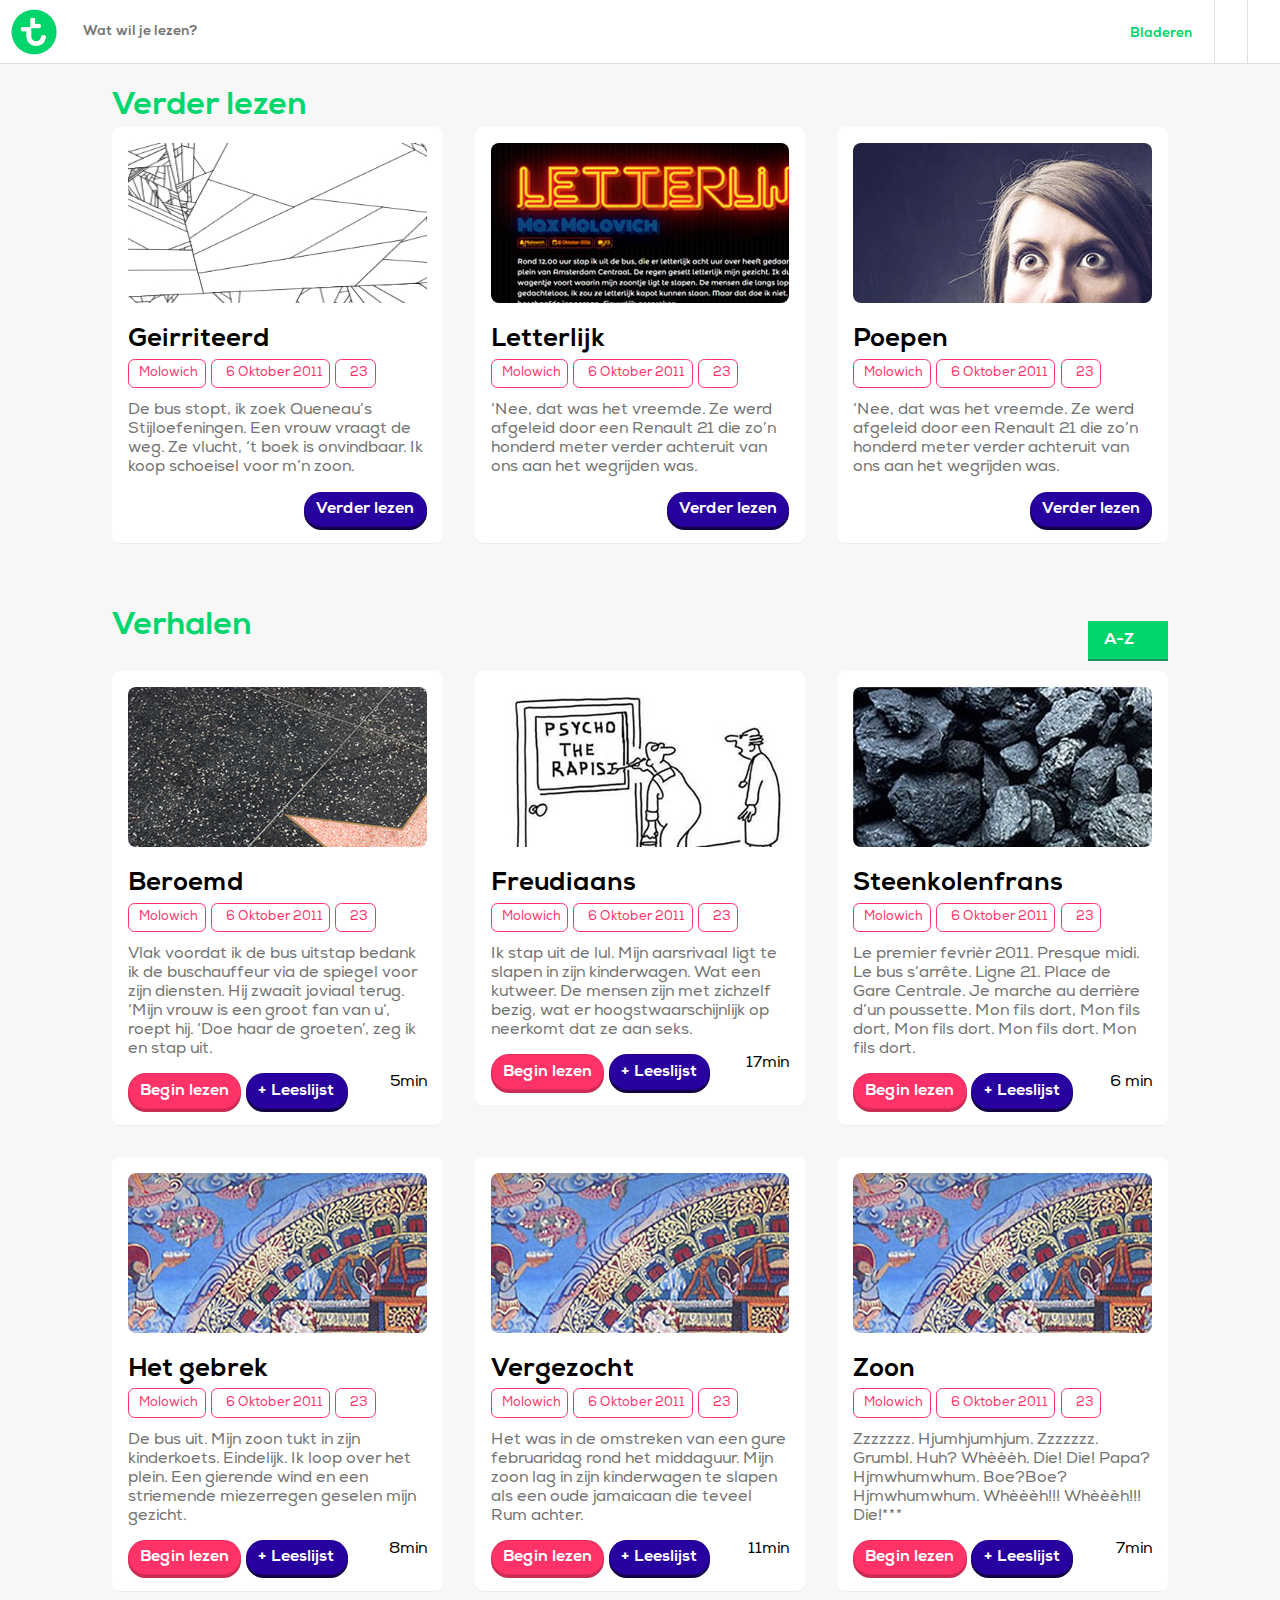
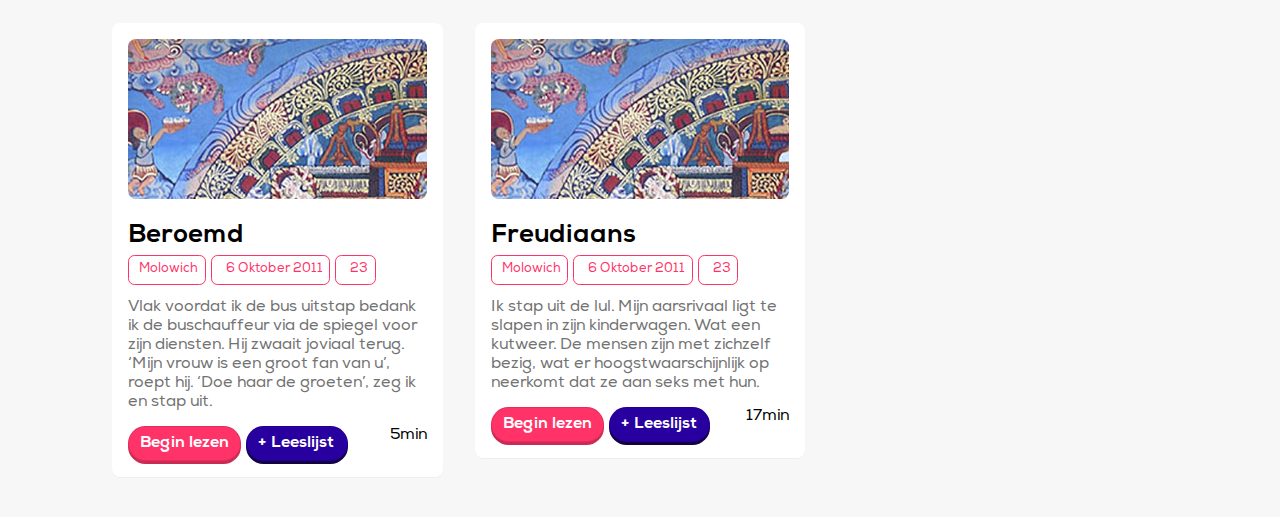
<file: index.html>
<!DOCTYPE html>
<html lang="nl">

<head>
    <meta charset="utf-8">
    <meta name="viewport" content="width=device-width, initial-scale=1.0">
    <link rel="stylesheet" type="text/css" href="css/style.css">
    <link href="https://maxcdn.bootstrapcdn.com/font-awesome/4.6.3/css/font-awesome.min.css" rel="stylesheet" integrity="sha384-T8Gy5hrqNKT+hzMclPo118YTQO6cYprQmhrYwIiQ/3axmI1hQomh7Ud2hPOy8SP1" crossorigin="anonymous">
    <script src="http://ajax.aspnetcdn.com/ajax/jQuery/jquery-3.1.0.js"></script>
    <title>Overzichtpagina</title>
</head>

<body>
    <header>
        <a href="index.html"><img src="images/Logo.png" alt="logo" class="logo" /></a>
        <i class="fa fa-search" aria-hidden="true"></i>
        <input class="search" type="search" placeholder="Wat wil je lezen?">
        <nav>
            <ul>
                <li>
                    <div class="dropdown">
                        <button class="dropbtn">Bladeren <i class="fa fa-chevron-down" aria-hidden="true"></i></button>
                        <div class="dropdown-content">
                            <a href="#">Avontuur</a>
                            <a href="#">Non-fictie</a>
                            <a href="#">Jeugd</a>
                            <a href="#">Drama</a>
                        </div>
                    </div>
                </li>
                <li>
                    <a href="index-dark.html"><i class="fa fa-adjust" aria-hidden="true"></i></a>
                </li>
                <li>
                    <a href="registreren.html"><i class="fa fa-sign-in" aria-hidden="true"></i></a>
                </li>
            </ul>
        </nav>
    </header>
    <main class="home">
        <h1 class="h1-vl">Verder lezen</h1>
        <section>
            <article>
                <div class="plaatje"><img src="images/geirriteerd.jpg" alt="tanka"></div>
                <h2>Geirriteerd</h2>
                <ul>
                    <li><a href="#" rel="Molowich"><i class="fa fa-user" aria-hidden="true"></i>Molowich</a></li>
                    <li><a href="#" rel="date"><i class="fa fa-calendar-o" aria-hidden="true"></i><date>6 Oktober 2011</date></a></li>
                    <li><a href="#"><i class="fa fa-comment" aria-hidden="true"></i>23</a></li>
                </ul>
                <p>De bus stopt, ik zoek Queneau’s Stijloefeningen. Een vrouw vraagt de weg. Ze vlucht, ‘t boek is onvindbaar. Ik koop schoeisel voor m’n zoon.</p>
                <footer>
                    <a href="geirriteerd.html">
                        <button class="blue-btn">Verder lezen</button>
                    </a>
                </footer>
            </article>
            <article>
                <div class="plaatje"><img src="images/letterlijk.jpg" alt="man fluistert een geheim in de vrouws oor"></div>
                <h2>Letterlijk</h2>
                <ul>
                    <li><a href="#" rel="Molowich"><i class="fa fa-user" aria-hidden="true"></i>Molowich</a></li>
                    <li><a href="#" rel="date"><i class="fa fa-calendar-o" aria-hidden="true"></i><date>6 Oktober 2011</date></a></li>
                    <li><a href="#"><i class="fa fa-comment" aria-hidden="true"></i>23</a></li>
                </ul>
                <p>‘Nee, dat was het vreemde. Ze werd afgeleid door een Renault 21 die zo’n honderd meter verder achteruit van ons aan het wegrijden was.</p>
                <footer>
                    <a href="letterlijk.html">
                        <button class="blue-btn">Verder lezen</button>
                    </a>
                </footer>
            </article>
            <article>
                <div class="plaatje"><img src="images/surprise.jpg" alt="man fluistert een geheim in de vrouws oor"></div>
                <h2>Poepen</h2>
                <ul>
                    <li><a href="#" rel="Molowich"><i class="fa fa-user" aria-hidden="true"></i>Molowich</a></li>
                    <li><a href="#" rel="date"><i class="fa fa-calendar-o" aria-hidden="true"></i><date>6 Oktober 2011</date></a></li>
                    <li><a href="#"><i class="fa fa-comment" aria-hidden="true"></i>23</a></li>
                </ul>
                <p>‘Nee, dat was het vreemde. Ze werd afgeleid door een Renault 21 die zo’n honderd meter verder achteruit van ons aan het wegrijden was.</p>
                <footer>
                    <a href="poepen.html">
                        <button class="blue-btn">Verder lezen</button>
                    </a>
                </footer>
            </article>
        </section>
        <section>
            <div class="titel-sectie flex-end">
                <h1 class="h1-v">Verhalen</h1>
                <div class="sorteren">
                    <label for="filter-drp"><i class="fa fa-filter" aria-hidden="true"></i></label>
                    <select name="filter-drp" id="filter-drp">
                        <option value="alphabetic">range slider</option>
                        <option value="most-read">lees duur</option>
                    </select>
                    <select name="sort" id="sort">
                        <option value="alphabetic">A-Z</option>
                        <option value="most-read">Meest gelezen</option>
                        <option value="oldest">Oudste</option>
                        <option value="newest">Nieuwste</option>
                        <option value="likes">Meeste likes</option>
                    </select>
                </div>
            </div>
        </section>
        <section class="underline">
            <h3>Avontuur</h3>
        </section>
        <section>
            <article>
                <div class="plaatje"><img src="images/beroemd.jpg" alt="foto met een ster op de grond in hollywood"></div>
                <h2>Beroemd</h2>
                <ul>
                    <li><a href="#" rel="Molowich"><i class="fa fa-user" aria-hidden="true"></i>Molowich</a></li>
                    <li><a href="#" rel="date"><i class="fa fa-calendar-o" aria-hidden="true"></i><date>6 Oktober 2011</date></a></li>
                    <li><a href="#"><i class="fa fa-comment" aria-hidden="true"></i>23</a></li>
                </ul>
                <p>Vlak voordat ik de bus uitstap bedank ik de buschauffeur via de spiegel voor zijn diensten. Hij zwaait joviaal terug. ‘Mijn vrouw is een groot fan van u’, roept hij. ‘Doe haar de groeten’, zeg ik en stap uit.</p>
                <footer>
                    <button class="red-btn">Begin lezen</button>
                    <button class="blue-btn item toggleModal">+ Leeslijst</button>
                    <span class="tijd">
                            <i class="fa fa-clock-o" aria-hidden="true"></i>
                        5min
                    </span>
                </footer>
            </article>
            <article>
                <div class="plaatje"><img src="images/Freudiaans.jpg" alt="Cartoon Freudiaans"></div>
                <h2>Freudiaans</h2>

                <ul>
                    <li><a href="#" rel="Molowich"><i class="fa fa-user" aria-hidden="true"></i>Molowich</a></li>
                    <li><a href="#" rel="date"><i class="fa fa-calendar-o" aria-hidden="true"></i><date>6 Oktober 2011</date></a></li>
                    <li><a href="#"><i class="fa fa-comment" aria-hidden="true"></i>23</a></li>
                </ul>
                <p>Ik stap uit de lul. Mijn aarsrivaal ligt te slapen in zijn kinderwagen. Wat een kutweer. De mensen zijn met zichzelf bezig, wat er hoogstwaarschijnlijk op neerkomt dat ze aan seks.</p>
                <footer>
                    <button class="red-btn">Begin lezen</button>
                    <button class="blue-btn item toggleModal">+ Leeslijst</button>
                    <span class="tijd">
                            <i class="fa fa-clock-o" aria-hidden="true"></i>
                        17min
                    </span>
                </footer>
            </article>
            <article>
                <div class="plaatje"><img src="images/kolen.jpg" alt="foto van kolen"></div>
                <h2>Steenkolenfrans</h2>
                <ul>
                    <li><a href="#" rel="Molowich"><i class="fa fa-user" aria-hidden="true"></i>Molowich</a></li>
                    <li><a href="#" rel="date"><i class="fa fa-calendar-o" aria-hidden="true"></i><date>6 Oktober 2011</date></a></li>
                    <li><a href="#"><i class="fa fa-comment" aria-hidden="true"></i>23</a></li>
                </ul>
                <p>Le premier fevrièr 2011. Presque midi. Le bus s’arrête. Ligne 21. Place de Gare Centrale. Je marche au derrière d’un poussette. Mon fils dort, Mon fils dort, Mon fils dort. Mon fils dort. Mon fils dort.</p>
                <footer>
                    <button class="red-btn">Begin lezen</button>
                    <button class="blue-btn item toggleModal">+ Leeslijst</button>
                    <span class="tijd">
                            <i class="fa fa-clock-o" aria-hidden="true"></i>
                        6 min
                    </span>
                </footer>
            </article>
            <article>
                <div class="plaatje"><img src="images/tanka.jpg" alt="tanka"></div>
                <h2>Het gebrek</h2>
                <ul>
                    <li><a href="#" rel="Molowich"><i class="fa fa-user" aria-hidden="true"></i>Molowich</a></li>
                    <li><a href="#" rel="date"><i class="fa fa-calendar-o" aria-hidden="true"></i><date>6 Oktober 2011</date></a></li>
                    <li><a href="#"><i class="fa fa-comment" aria-hidden="true"></i>23</a></li>
                </ul>
                <p>De bus uit. Mijn zoon tukt in zijn kinderkoets. Eindelijk. Ik loop over het plein. Een gierende wind en een striemende miezerregen geselen mijn gezicht. </p>
                <footer>
                    <button class="red-btn">Begin lezen</button>
                    <button class="blue-btn item toggleModal">+ Leeslijst</button>
                    <span class="tijd">
                            <i class="fa fa-clock-o" aria-hidden="true"></i>
                        8min
                    </span>
                </footer>
            </article>
            <article>
                <div class="plaatje"><img src="images/tanka.jpg" alt="tanka"></div>
                <h2>Vergezocht</h2>
                <ul>
                    <li><a href="#" rel="Molowich"><i class="fa fa-user" aria-hidden="true"></i>Molowich</a></li>
                    <li><a href="#" rel="date"><i class="fa fa-calendar-o" aria-hidden="true"></i><date>6 Oktober 2011</date></a></li>
                    <li><a href="#"><i class="fa fa-comment" aria-hidden="true"></i>23</a></li>
                </ul>
                <p>Het was in de omstreken van een gure februaridag rond het middaguur. Mijn zoon lag in zijn kinderwagen te slapen als een oude jamaicaan die teveel Rum achter.</p>
                <footer>
                    <button class="red-btn">Begin lezen</button>
                    <button class="blue-btn item toggleModal">+ Leeslijst</button>
                    <span class="tijd">
                            <i class="fa fa-clock-o" aria-hidden="true"></i>
                        11min
                    </span>
                </footer>
            </article>
            <article>
                <div class="plaatje"><img src="images/tanka.jpg" alt="tanka"></div>
                <h2>Zoon</h2>
                <ul>
                    <li><a href="#" rel="Molowich"><i class="fa fa-user" aria-hidden="true"></i>Molowich</a></li>
                    <li><a href="#" rel="date"><i class="fa fa-calendar-o" aria-hidden="true"></i><date>6 Oktober 2011</date></a></li>
                    <li><a href="#"><i class="fa fa-comment" aria-hidden="true"></i>23</a></li>
                </ul>
                <p>Zzzzzzz. Hjumhjumhjum. Zzzzzzz. Grumbl. Huh? Whèèèh. Die! Die! Papa? Hjmwhumwhum. Boe?Boe? Hjmwhumwhum. Whèèèh!!! Whèèèh!!! Die!***</p>
                <footer>
                    <button class="red-btn">Begin lezen</button>
                    <button class="blue-btn item toggleModal">+ Leeslijst</button>
                    <span class="tijd">
                            <i class="fa fa-clock-o" aria-hidden="true"></i>
                        7min
                    </span>
                </footer>
            </article>
        </section>
        <section class="underline">
            <h3>Non-fictie</h3>
        </section>
        <section>
            <article>
                <div class="plaatje"><img src="images/tanka.jpg" alt="tanka"></div>
                <h2>Beroemd</h2>
                <ul>
                    <li><a href="#" rel="Molowich"><i class="fa fa-user" aria-hidden="true"></i>Molowich</a></li>
                    <li><a href="#" rel="date"><i class="fa fa-calendar-o" aria-hidden="true"></i><date>6 Oktober 2011</date></a></li>
                    <li><a href="#"><i class="fa fa-comment" aria-hidden="true"></i>23</a></li>
                </ul>
                <p>Vlak voordat ik de bus uitstap bedank ik de buschauffeur via de spiegel voor zijn diensten. Hij zwaait joviaal terug. ‘Mijn vrouw is een groot fan van u’, roept hij. ‘Doe haar de groeten’, zeg ik en stap uit.</p>
                <footer>
                    <button class="red-btn">Begin lezen</button>
                    <button class="blue-btn item toggleModal">+ Leeslijst</button>
                    <span class="tijd">
                            <i class="fa fa-clock-o" aria-hidden="true"></i>
                        5min
                    </span>
                </footer>
            </article>
            <article>
                <div class="plaatje"><img src="images/tanka.jpg" alt="tanka"></div>
                <h2>Freudiaans</h2>
                <ul>
                    <li><a href="#" rel="Molowich"><i class="fa fa-user" aria-hidden="true"></i>Molowich</a></li>
                    <li><a href="#" rel="date"><i class="fa fa-calendar-o" aria-hidden="true"></i><date>6 Oktober 2011</date></a></li>
                    <li><a href="#"><i class="fa fa-comment" aria-hidden="true"></i>23</a></li>
                </ul>
                <p>Ik stap uit de lul. Mijn aarsrivaal ligt te slapen in zijn kinderwagen. Wat een kutweer. De mensen zijn met zichzelf bezig, wat er hoogstwaarschijnlijk op neerkomt dat ze aan seks met hun. </p>
                <footer>
                    <button class="red-btn">Begin lezen</button>
                    <button class="blue-btn item toggleModal">+ Leeslijst</button>
                    <span class="tijd">
                            <i class="fa fa-clock-o" aria-hidden="true"></i>
                        17min
                    </span>
                </footer>
            </article>
        </section>
    </main>
    <div class="leeslijst">
        <header>
            <h2>Leeslijst</h2>
            <i class="fa fa-times-circle-o close toggleModal" aria-hidden="true"></i>
        </header>
        <section>
            <article>
                <h3>Tanka</h3><i class="fa fa-minus-circle" aria-hidden="true"></i>
            </article>
            <article>
                <h3>Beroemd</h3><i class="fa fa-minus-circle" aria-hidden="true"></i>
            </article>

            <p>Voeg andere verhalen toe <i class="fa fa-plus-circle" aria-hidden="true"></i></p>

        </section>
    </div>
    <script src="js/script.js"></script>
</body>

</html>
</file>
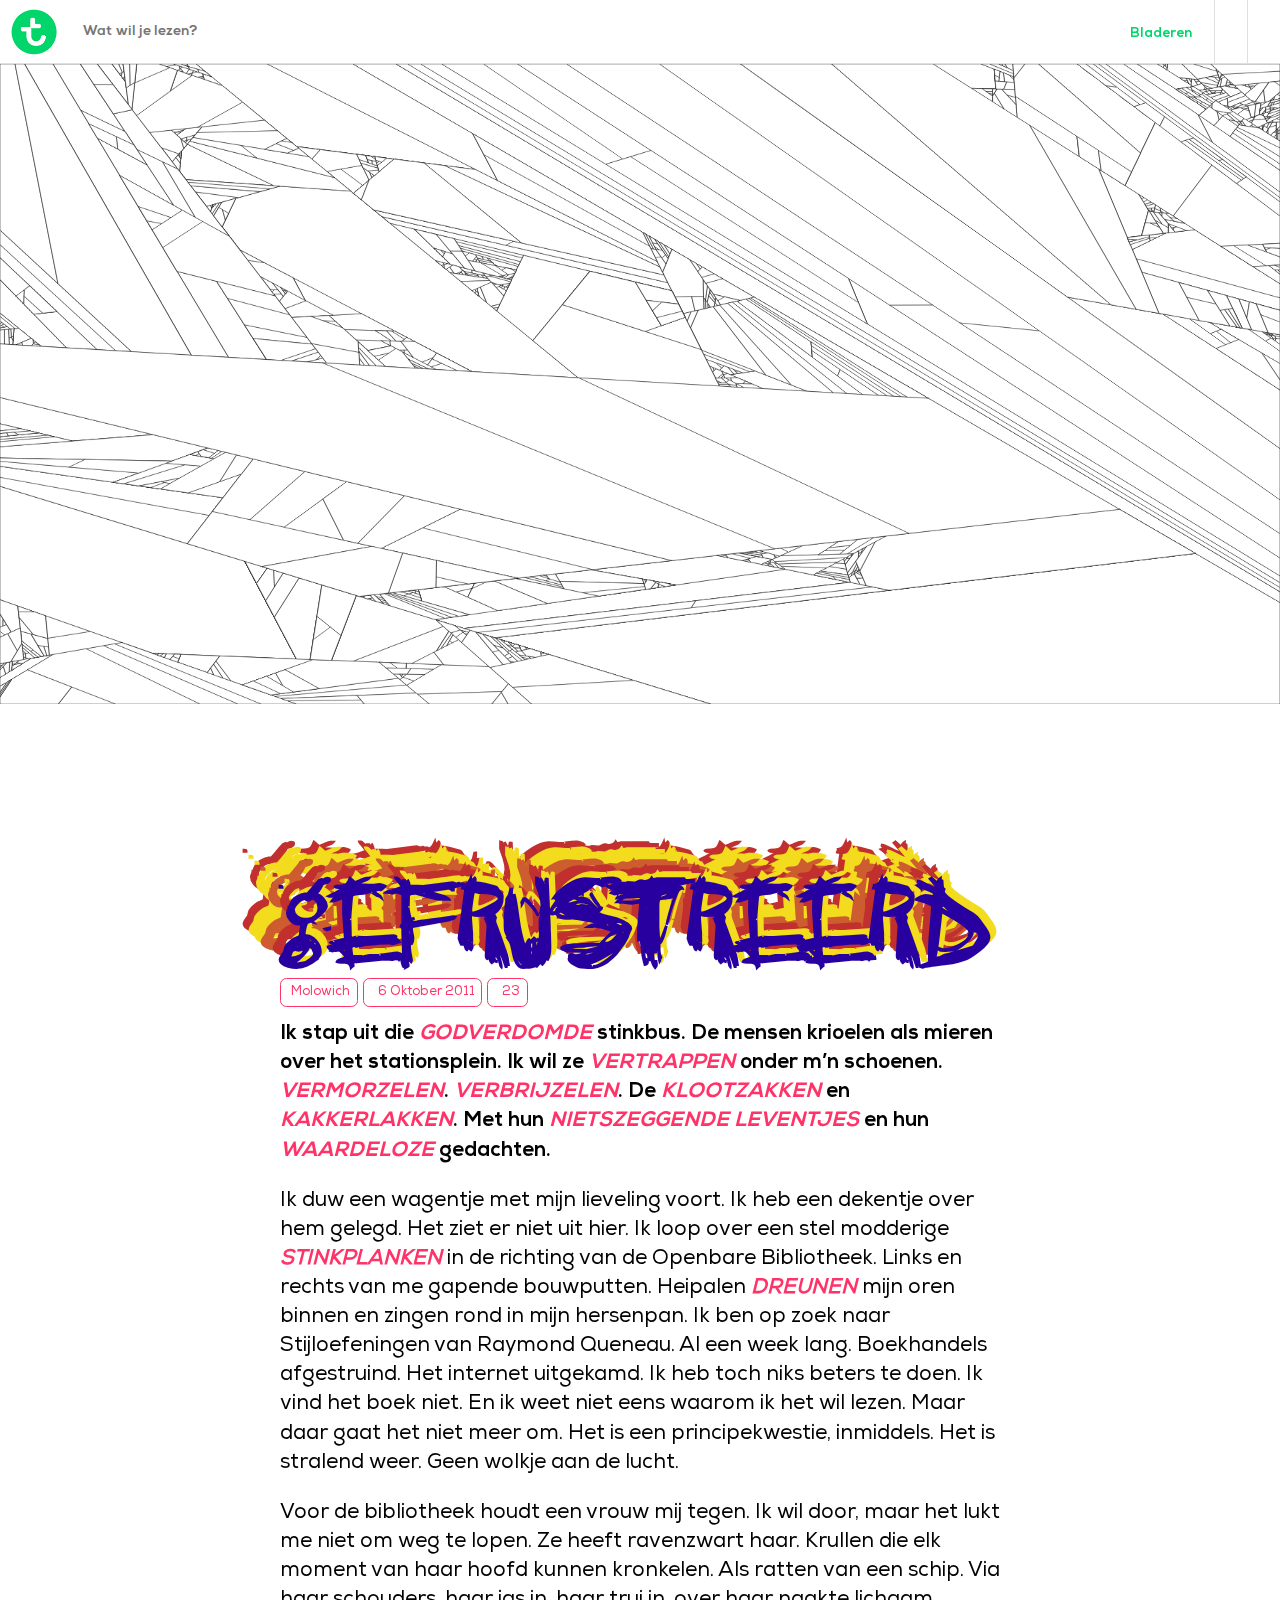
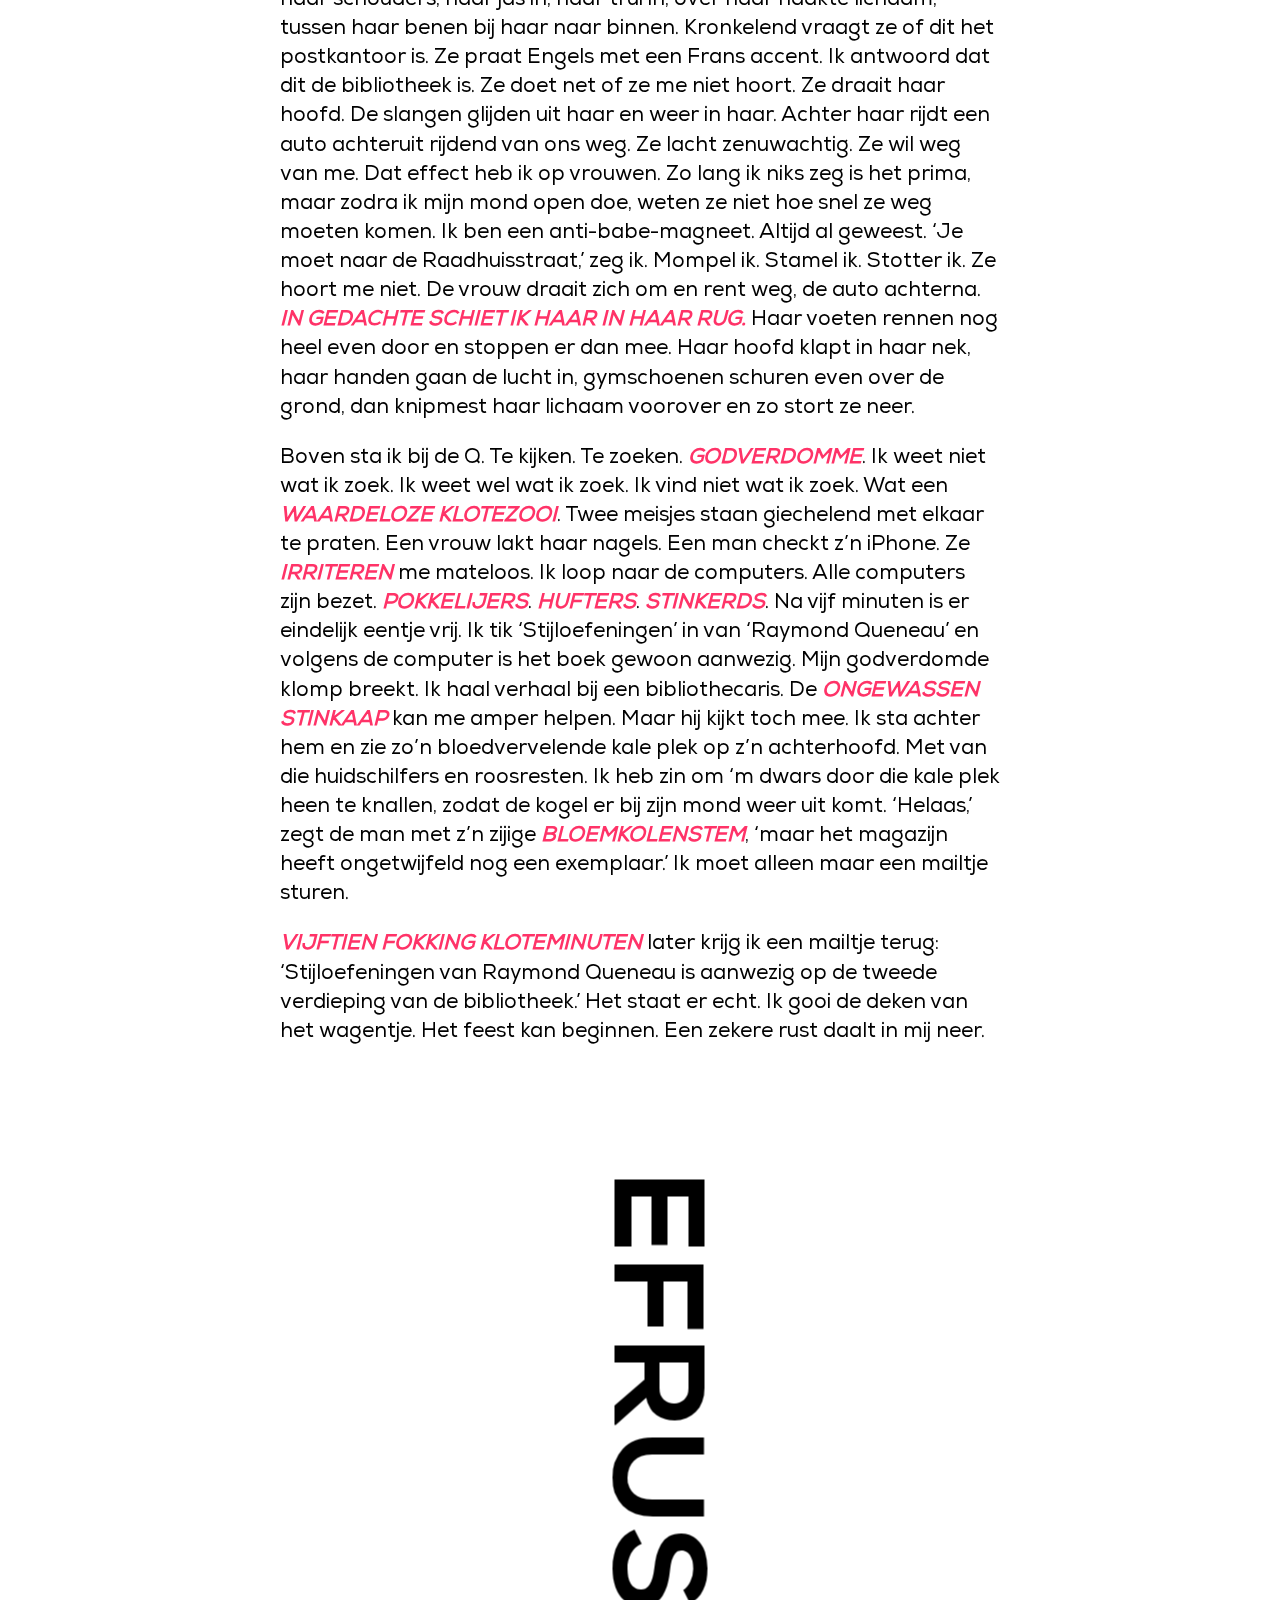
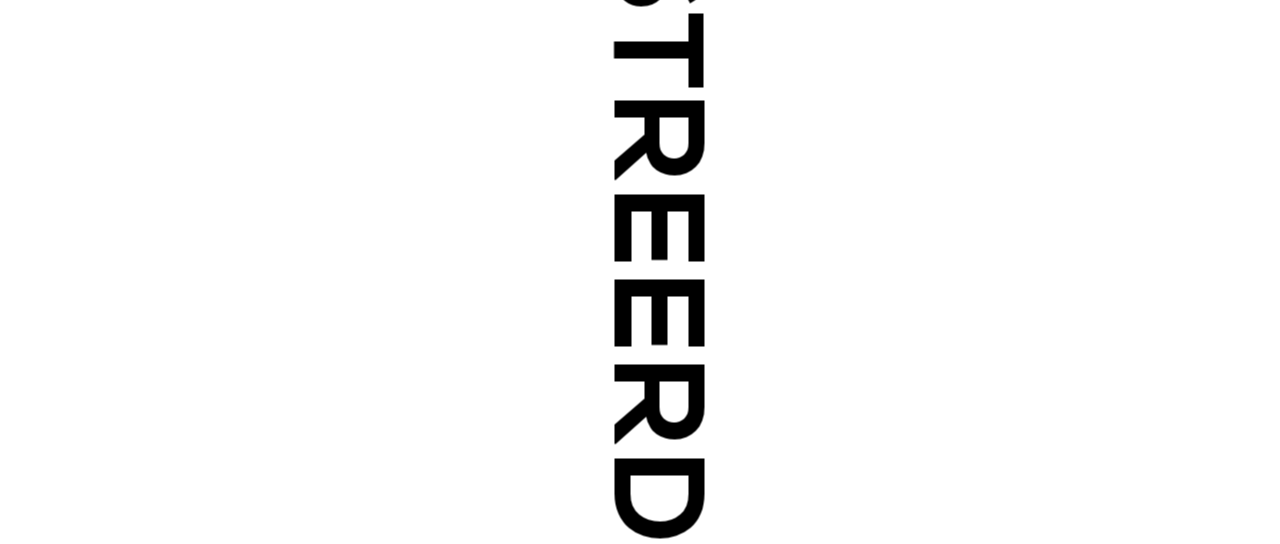
<file: geirriteerd.html>
<!DOCTYPE html>
<html lang="nl">

<head>
    <meta charset="utf-8">
    <meta name="viewport" content="width=device-width, initial-scale=1.0">
    <link rel="stylesheet" type="text/css" href="css/style.css">
    <link href="https://maxcdn.bootstrapcdn.com/font-awesome/4.6.3/css/font-awesome.min.css" rel="stylesheet" integrity="sha384-T8Gy5hrqNKT+hzMclPo118YTQO6cYprQmhrYwIiQ/3axmI1hQomh7Ud2hPOy8SP1" crossorigin="anonymous">
    <script src="http://ajax.aspnetcdn.com/ajax/jQuery/jquery-3.1.0.js"></script>
    <title>Geirriteerd | verhaal 50</title>
</head>

<body class="geirriteerd">
    <header>
        <a href="index.html"><img src="images/Logo.png" alt="logo" class="logo" /></a>
        <i class="fa fa-search" aria-hidden="true"></i>
        <input class="search" type="search" placeholder="Wat wil je lezen?">
        <nav>
            <ul>
                <li>
                    <div class="dropdown">
                        <button class="dropbtn">Bladeren <i class="fa fa-chevron-down" aria-hidden="true"></i></button>
                        <div class="dropdown-content">
                            <a href="#">Avontuur</a>
                            <a href="#">Non-fictie</a>
                            <a href="#">Jeugd</a>
                            <a href="#">Drama</a>
                        </div>
                    </div>
                </li>
                <li>
                    <a href="#"><i class="fa fa-adjust" aria-hidden="true"></i></a>
                </li>
                <li>
                    <a href="registreren.html"><i class="fa fa-sign-in" aria-hidden="true"></i></a>
                </li>
            </ul>
        </nav>
    </header>
    <div id="container"></div>
    <main>
        <section>
            <h1>Gefrustreerd</h1>
            <article>
                <ul>
                    <li><a href="#" rel="Molowich"><i class="fa fa-user" aria-hidden="true"></i>Molowich</a></li>
                    <li><a href="#" rel="date"><i class="fa fa-calendar-o" aria-hidden="true"></i><date>6 Oktober 2011</date></a></li>
                    <li><a href="#"><i class="fa fa-comment" aria-hidden="true"></i>23</a></li>
                </ul>
            </article>
            <svg xmlns="http://www.w3.org/2000/svg" viewBox="0 0 100.6 107.6" id="star-svg">
                <path fill="none" stroke="yellow" stroke-width="2" id="star-path" d="M18.8,35.2c-0.7-1.9-1.8-5.5-1.8-9.8c0-4.8,1.2-8.8,4.2-12c2.7-2.8,6.9-4.5,11.9-4.5
		c9.5,0,16.5,6.6,16.5,17.3c0,3.7-0.8,6.6-1.5,8l-3.4-1c0.8-1.7,1.4-3.8,1.4-7.1c0-7.8-4.8-12.9-12.9-12.9
		c-8.1,0-12.9,4.9-12.9,12.3c0,2.7,0.4,4.6,0.9,5.5h9.5v-6.5h3.3v10.5H18.8z" />
            </svg>


            <p class="lead">Ik stap uit die <i>godverdomde</i> stinkbus. De mensen krioelen als mieren over het stationsplein. Ik wil ze <i>vertrappen</i> onder m’n schoenen. <i>Vermorzelen</i>. <i>Verbrijzelen</i>. De <i>klootzakken</i> en <i>kakkerlakken</i>. Met hun <i>nietszeggende leventjes</i> en hun <i>waardeloze</i> gedachten.</p>

            <p>Ik duw een wagentje met mijn lieveling voort. Ik heb een dekentje over hem gelegd. Het ziet er niet uit hier. Ik loop over een stel modderige <i>stinkplanken</i> in de richting van de Openbare Bibliotheek. Links en rechts van me gapende bouwputten. Heipalen <i>dreunen</i> mijn oren binnen en zingen rond in mijn hersenpan. Ik ben op zoek naar Stijloefeningen van Raymond Queneau. Al een week lang. Boekhandels afgestruind. Het internet uitgekamd. Ik heb toch niks beters te doen. Ik vind het boek niet. En ik weet niet eens waarom ik het wil lezen. Maar daar gaat het niet meer om. Het is een principekwestie, inmiddels. Het is stralend weer. Geen wolkje aan de lucht.</p>

            <p>Voor de bibliotheek houdt een vrouw mij tegen. Ik wil door, maar het lukt me niet om weg te lopen. Ze heeft ravenzwart haar. Krullen die elk moment van haar hoofd kunnen kronkelen. Als ratten van een schip. Via haar schouders, haar jas in, haar trui in, over haar naakte lichaam, tussen haar benen bij haar naar binnen. Kronkelend vraagt ze of dit het postkantoor is. Ze praat Engels met een Frans accent. Ik antwoord dat dit de bibliotheek is. Ze doet net of ze me niet hoort. Ze draait haar hoofd. De slangen glijden uit haar en weer in haar. Achter haar rijdt een auto achteruit rijdend van ons weg. Ze lacht zenuwachtig. Ze wil weg van me. Dat effect heb ik op vrouwen. Zo lang ik niks zeg is het prima, maar zodra ik mijn mond open doe, weten ze niet hoe snel ze weg moeten komen. Ik ben een anti-babe-magneet. Altijd al geweest. ‘Je moet naar de Raadhuisstraat,’ zeg ik. Mompel ik. Stamel ik. Stotter ik. Ze hoort me niet. De vrouw draait zich om en rent weg, de auto achterna. <i>In gedachte schiet ik haar in haar rug.</i> Haar voeten rennen nog heel even door en stoppen er dan mee. Haar hoofd klapt in haar nek, haar handen gaan de lucht in, gymschoenen schuren even over de grond, dan knipmest haar lichaam voorover en zo stort ze neer.</p>

            <p>Boven sta ik bij de Q. Te kijken. Te zoeken. <i>Godverdomme</i>. Ik weet niet wat ik zoek. Ik weet wel wat ik zoek. Ik vind niet wat ik zoek. Wat een <i>waardeloze klotezooi</i>. Twee meisjes staan giechelend met elkaar te praten. Een vrouw lakt haar nagels. Een man checkt z’n iPhone. Ze <i>irriteren</i> me mateloos. Ik loop naar de computers. Alle computers zijn bezet. <i>Pokkelijers</i>. <i>Hufters</i>. <i>Stinkerds</i>. Na vijf minuten is er eindelijk eentje vrij. Ik tik ‘Stijloefeningen’ in van ‘Raymond Queneau’ en volgens de computer is het boek gewoon aanwezig. Mijn godverdomde klomp breekt. Ik haal verhaal bij een bibliothecaris. De <i>ongewassen stinkaap</i> kan me amper helpen. Maar hij kijkt toch mee. Ik sta achter hem en zie zo’n bloedvervelende kale plek op z’n achterhoofd. Met van die huidschilfers en roosresten. Ik heb zin om ‘m dwars door die kale plek heen te knallen, zodat de kogel er bij zijn mond weer uit komt. ‘Helaas,’ zegt de man met z’n zijige <i>bloemkolenstem</i>, ‘maar het magazijn heeft ongetwijfeld nog een exemplaar.’ Ik moet alleen maar een mailtje sturen.</p>

            <p><i>Vijftien fokking kloteminuten</i> later krijg ik een mailtje terug: ‘Stijloefeningen van Raymond Queneau is aanwezig op de tweede verdieping van de bibliotheek.’ Het staat er echt. Ik gooi de deken van het wagentje. Het feest kan beginnen. Een zekere rust daalt in mij neer.</p>
            <!--<img src="images/gifs/Smiley-1-done.gif" alt="anoyying" class="smiley1">-->
            <h2>EFRUSTREERD</h2>
        </section>
    </main>
    <script src="js/script.js"></script>
    <script src="js/sketch.js"></script>
    <script src="http://dat-gui.googlecode.com/git/build/dat.gui.min.js"></script>
    <script src="js/svg-scroll.js"></script>

</body>

</html>
</file>
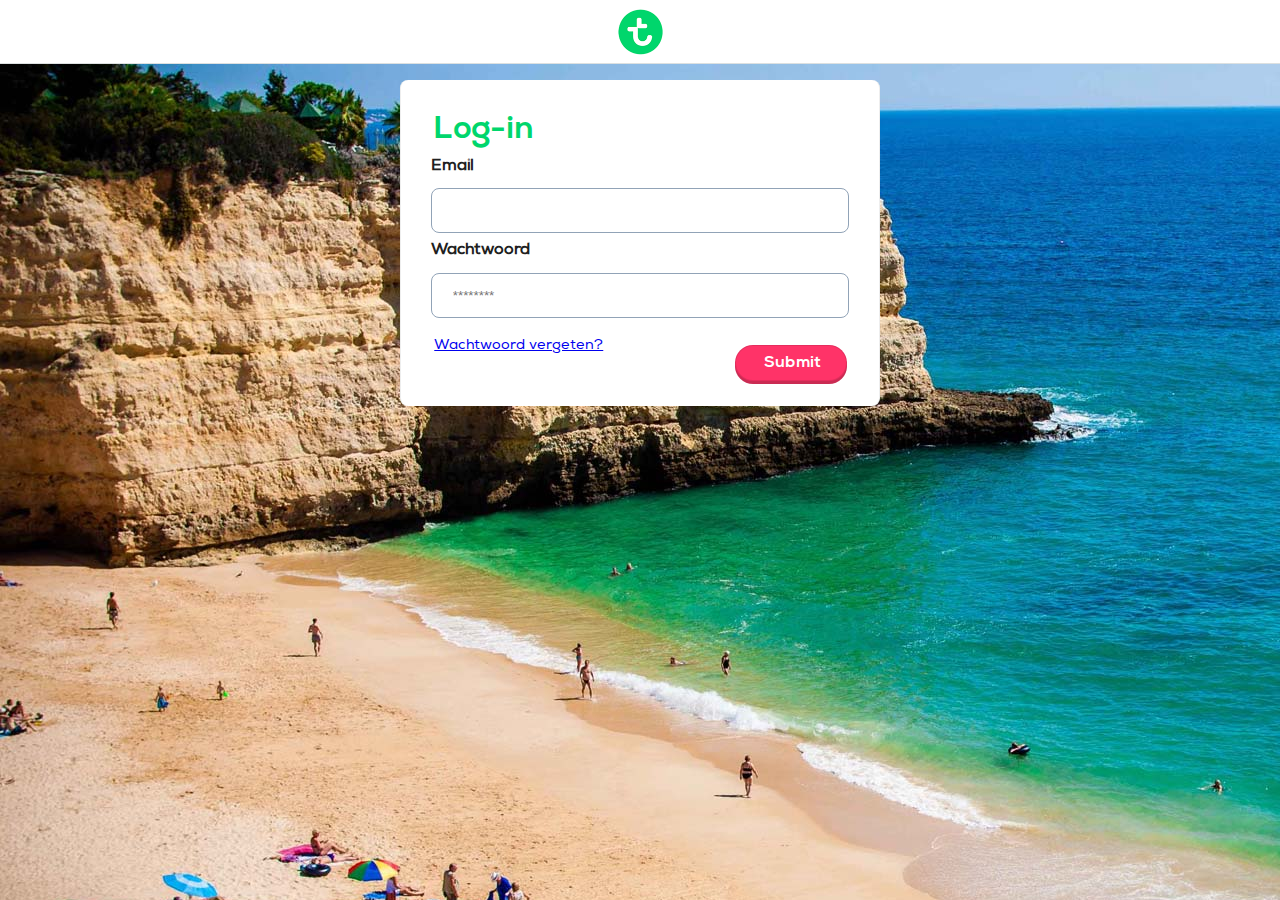
<file: inloggen.html>
<!DOCTYPE html>
<html lang="nl">

<head>
    <meta charset="utf-8">
    <meta name="viewport" content="width=device-width, initial-scale=1.0">
    <link rel="stylesheet" type="text/css" href="css/style.css">
    <link href="https://maxcdn.bootstrapcdn.com/font-awesome/4.6.3/css/font-awesome.min.css" rel="stylesheet" integrity="sha384-T8Gy5hrqNKT+hzMclPo118YTQO6cYprQmhrYwIiQ/3axmI1hQomh7Ud2hPOy8SP1" crossorigin="anonymous">
    <script src="http://ajax.aspnetcdn.com/ajax/jQuery/jquery-3.1.0.js"></script>
    <title>Inloggen</title>
</head>

<body class="register">
    <header>
        <a href="index.html"><img src="images/Logo.png" alt="logo" class="logo" /></a>
    </header>
    <main>
        <section>
            <form>
                <fieldset>
                    <legend>
                        <h1>Log-in</h1></legend>

                    <label for="email">Email</label>
                    <input type="email" id="email" pattern="[^ @]*@[^ @]*" required>

                    <label for="password">Wachtwoord</label>
                    <input type="password" id="password" placeholder="********" required>

                </fieldset>
                <a href="wachtwoord.html" id="open"><i class="fa fa-chevron-right" aria-hidden="true"></i>Wachtwoord vergeten?</a>
                <input type="submit" value="Submit" />
            </form>
        </section>
    </main>
</body>

</html>
</file>
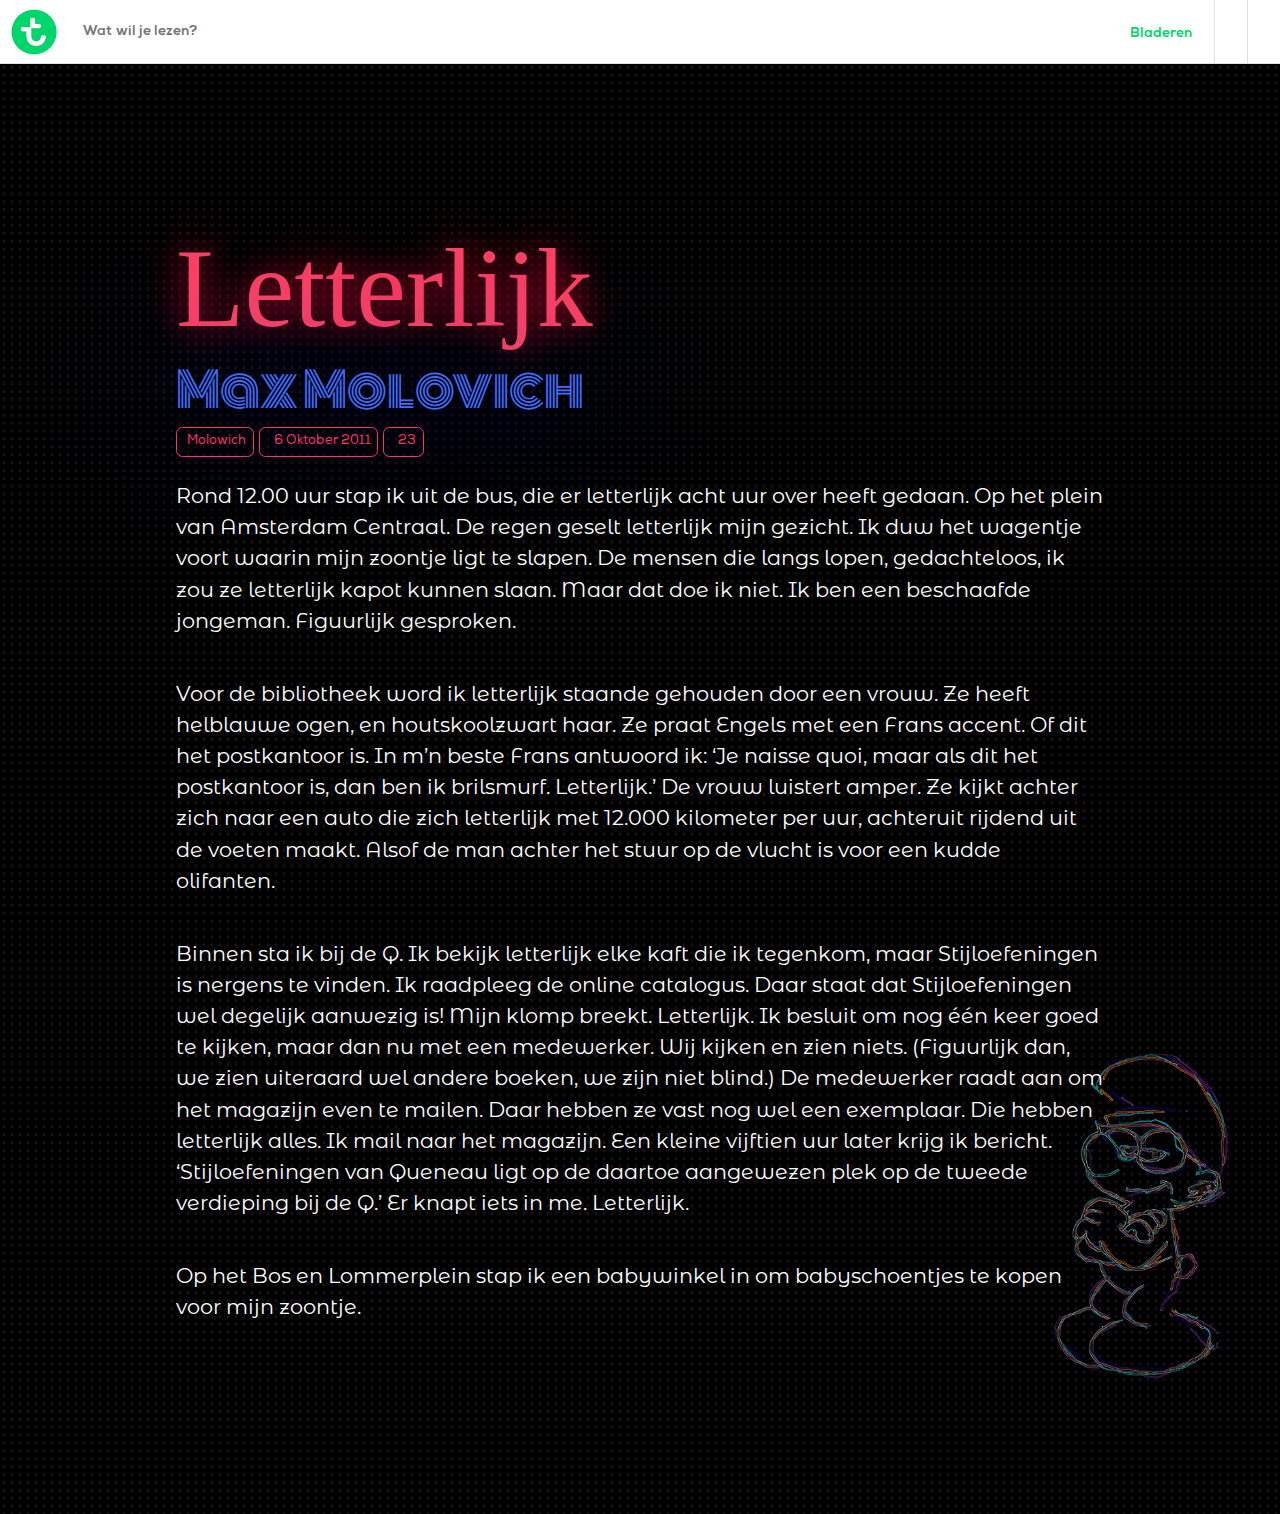
<file: letterlijk.html>
<!DOCTYPE html>
<html lang="nl">

<head>
    <meta charset="utf-8">
    <meta name="viewport" content="width=device-width, initial-scale=1.0">
    <link rel="stylesheet" type="text/css" href="css/style.css">
    <link href="https://maxcdn.bootstrapcdn.com/font-awesome/4.6.3/css/font-awesome.min.css" rel="stylesheet" integrity="sha384-T8Gy5hrqNKT+hzMclPo118YTQO6cYprQmhrYwIiQ/3axmI1hQomh7Ud2hPOy8SP1" crossorigin="anonymous">
    <title>Letterlijk | verhaal 37</title>
</head>

<body class="letterlijk">
    <header>
        <a href="index.html"><img src="images/Logo.png" alt="logo" class="logo" /></a>
        <i class="fa fa-search" aria-hidden="true"></i>
        <input class="search" type="search" placeholder="Wat wil je lezen?">
        <nav>
            <ul>
                <li>
                    <div class="dropdown">
                        <button class="dropbtn">Bladeren <i class="fa fa-chevron-down" aria-hidden="true"></i></button>
                        <div class="dropdown-content">
                            <a href="#">Avontuur</a>
                            <a href="#">Non-fictie</a>
                            <a href="#">Jeugd</a>
                            <a href="#">Drama</a>
                        </div>
                    </div>
                </li>
                <li>
                    <a href="#"><i class="fa fa-adjust" aria-hidden="true"></i></a>
                </li>
                <li>
                    <a href="registreren.html"><i class="fa fa-sign-in" aria-hidden="true"></i></a>
                </li>
            </ul>
        </nav>
    </header>
    <main>
        <section>
            <div class="neon">Lett<span class="uit">e</span>rlijk</div>
            <div class="flux">Max Molovich</div>
            <article>
                <ul>
                    <li><a href="#" rel="Molowich"><i class="fa fa-user" aria-hidden="true"></i>Molowich</a></li>
                    <li><a href="#" rel="date"><i class="fa fa-calendar-o" aria-hidden="true"></i><date>6 Oktober 2011</date></a></li>
                    <li><a href="#"><i class="fa fa-comment" aria-hidden="true"></i>23</a></li>
                </ul>
            </article>

            <p>Rond 12.00 uur stap ik uit de bus, die er letterlijk acht uur over heeft gedaan. Op het plein van Amsterdam Centraal. De regen geselt letterlijk mijn gezicht. Ik duw het wagentje voort waarin mijn zoontje ligt te slapen. De mensen die langs lopen, gedachteloos, ik zou ze letterlijk kapot kunnen slaan. Maar dat doe ik niet. Ik ben een beschaafde jongeman. Figuurlijk gesproken.</p>

            <p>Voor de bibliotheek word ik letterlijk staande gehouden door een vrouw. Ze heeft helblauwe ogen, en houtskoolzwart haar. Ze praat Engels met een Frans accent. Of dit het postkantoor is. In m’n beste Frans antwoord ik: ‘Je naisse quoi, maar als dit het postkantoor is, dan ben ik brilsmurf. Letterlijk.’ De vrouw luistert amper. Ze kijkt achter zich naar een auto die zich letterlijk met 12.000 kilometer per uur, achteruit rijdend uit de voeten maakt. Alsof de man achter het stuur op de vlucht is voor een kudde olifanten.</p>

            <p>Binnen sta ik bij de Q. Ik bekijk letterlijk elke kaft die ik tegenkom, maar Stijloefeningen is nergens te vinden. Ik raadpleeg de online catalogus. Daar staat dat Stijloefeningen wel degelijk aanwezig is! Mijn klomp breekt. Letterlijk. Ik besluit om nog één keer goed te kijken, maar dan nu met een medewerker. Wij kijken en zien niets. (Figuurlijk dan, we zien uiteraard wel andere boeken, we zijn niet blind.) De medewerker raadt aan om het magazijn even te mailen. Daar hebben ze vast nog wel een exemplaar. Die hebben letterlijk alles. Ik mail naar het magazijn. Een kleine vijftien uur later krijg ik bericht. ‘Stijloefeningen van Queneau ligt op de daartoe aangewezen plek op de tweede verdieping bij de Q.’ Er knapt iets in me. Letterlijk.</p>

            <p>Op het Bos en Lommerplein stap ik een babywinkel in om babyschoentjes te kopen voor mijn zoontje.</p>
        </section>
        <img src="images/smurf.png" class="smurf" alt="smurf">
    </main>
</body>

</html>
</file>
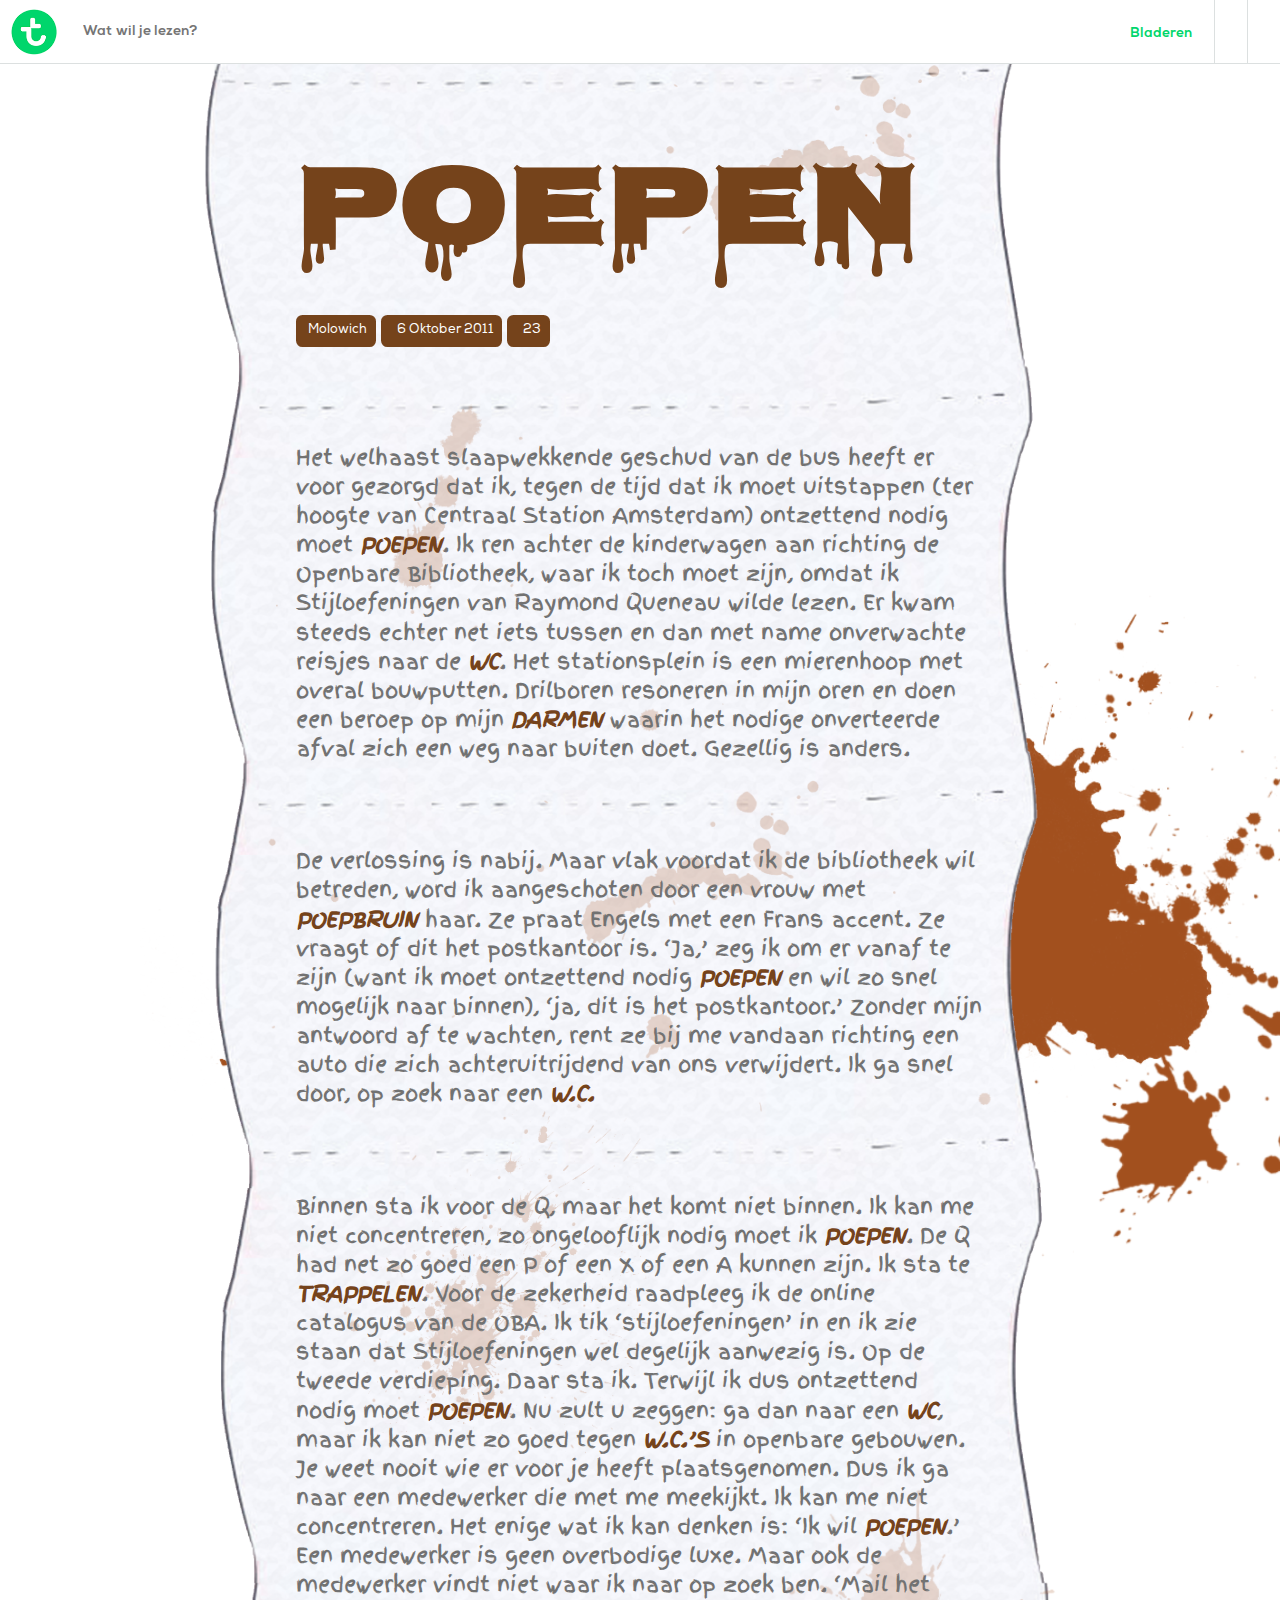
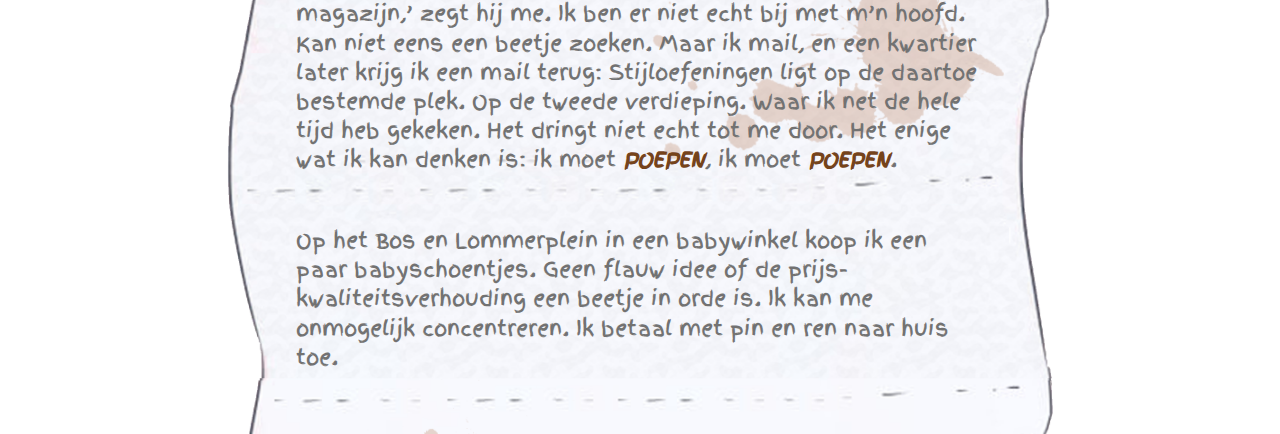
<file: poepen.html>
<!DOCTYPE html>
<html class="splatter" lang="nl">

<head>
    <meta charset="utf-8">
    <meta name="viewport" content="width=device-width, initial-scale=1.0">
    <link rel="stylesheet" type="text/css" href="css/style.css">
    <link href="https://maxcdn.bootstrapcdn.com/font-awesome/4.6.3/css/font-awesome.min.css" rel="stylesheet" integrity="sha384-T8Gy5hrqNKT+hzMclPo118YTQO6cYprQmhrYwIiQ/3axmI1hQomh7Ud2hPOy8SP1" crossorigin="anonymous">
    <title>Poepen | verhaal 39</title>
</head>

<body class="poepen">
    <header>
        <a href="index.html"><img src="images/Logo.png" alt="logo" class="logo" /></a>
        <i class="fa fa-search" aria-hidden="true"></i>
        <input class="search" type="search" placeholder="Wat wil je lezen?">
        <nav>
            <ul>
                <li>
                    <div class="dropdown">
                        <button class="dropbtn">Bladeren <i class="fa fa-chevron-down" aria-hidden="true"></i></button>
                        <div class="dropdown-content">
                            <a href="#">Avontuur</a>
                            <a href="#">Non-fictie</a>
                            <a href="#">Jeugd</a>
                            <a href="#">Drama</a>
                        </div>
                    </div>
                </li>
                <li>
                    <a href="#"><i class="fa fa-adjust" aria-hidden="true"></i></a>
                </li>
                <li>
                    <a href="registreren.html"><i class="fa fa-sign-in" aria-hidden="true"></i></a>
                </li>
            </ul>
        </nav>
    </header>
    <main>
        <section>
            <h1>Poepen</h1>
            <article>
                <ul>
                    <li><a href="#" rel="Molowich"><i class="fa fa-user" aria-hidden="true"></i>Molowich</a></li>
                    <li><a href="#" rel="date"><i class="fa fa-calendar-o" aria-hidden="true"></i><date>6 Oktober 2011</date></a></li>
                    <li><a href="#"><i class="fa fa-comment" aria-hidden="true"></i>23</a></li>
                </ul>
            </article>

            <p>Het welhaast slaapwekkende geschud van de bus heeft er voor gezorgd dat ik, tegen de tijd dat ik moet uitstappen (ter hoogte van Centraal Station Amsterdam) ontzettend nodig moet <i>poepen</i>. Ik ren achter de kinderwagen aan richting de Openbare Bibliotheek, waar ik toch moet zijn, omdat ik Stijloefeningen van Raymond Queneau wilde lezen. Er kwam steeds echter net iets tussen en dan met name onverwachte reisjes naar de <i>wc</i>. Het stationsplein is een mierenhoop met overal bouwputten. Drilboren resoneren in mijn oren en doen een beroep op mijn <i>darmen</i> waarin het nodige onverteerde afval zich een weg naar buiten doet. Gezellig is anders.</p>

            <p>De verlossing is nabij. Maar vlak voordat ik de bibliotheek wil betreden, word ik aangeschoten door een vrouw met <i>poepbruin</i> haar. Ze praat Engels met een Frans accent. Ze vraagt of dit het postkantoor is. ‘Ja,’ zeg ik om er vanaf te zijn (want ik moet ontzettend nodig <i>poepen</i> en wil zo snel mogelijk naar binnen), ‘ja, dit is het postkantoor.’ Zonder mijn antwoord af te wachten, rent ze bij me vandaan richting een auto die zich achteruitrijdend van ons verwijdert. Ik ga snel door, op zoek naar een <i>w.c.</i></p>

            <p>Binnen sta ik voor de Q, maar het komt niet binnen. Ik kan me niet concentreren, zo ongelooflijk nodig moet ik <i>poepen</i>. De Q had net zo goed een P of een X of een A kunnen zijn. Ik sta te <i>trappelen</i>. Voor de zekerheid raadpleeg ik de online catalogus van de OBA. Ik tik ‘stijloefeningen’ in en ik zie staan dat Stijloefeningen wel degelijk aanwezig is. Op de tweede verdieping. Daar sta ik. Terwijl ik dus ontzettend nodig moet <i>poepen</i>. Nu zult u zeggen: ga dan naar een <i>wc</i>, maar ik kan niet zo goed tegen <i>w.c.’s</i> in openbare gebouwen. Je weet nooit wie er voor je heeft plaatsgenomen. Dus ik ga naar een medewerker die met me meekijkt. Ik kan me niet concentreren. Het enige wat ik kan denken is: ‘Ik wil <i>poepen</i>.’ Een medewerker is geen overbodige luxe. Maar ook de medewerker vindt niet waar ik naar op zoek ben. ‘Mail het magazijn,’ zegt hij me. Ik ben er niet echt bij met m’n hoofd. Kan niet eens een beetje zoeken. Maar ik mail, en een kwartier later krijg ik een mail terug: Stijloefeningen ligt op de daartoe bestemde plek. Op de tweede verdieping. Waar ik net de hele tijd heb gekeken. Het dringt niet echt tot me door. Het enige wat ik kan denken is: ik moet <i>poepen</i>, ik moet <i>poepen</i>.</p>

            <p>Op het Bos en Lommerplein in een babywinkel koop ik een paar babyschoentjes. Geen flauw idee of de prijs-kwaliteitsverhouding een beetje in orde is. Ik kan me onmogelijk concentreren. Ik betaal met pin en ren naar huis toe.</p>
        </section>
    </main>
</body>

</html>
</file>
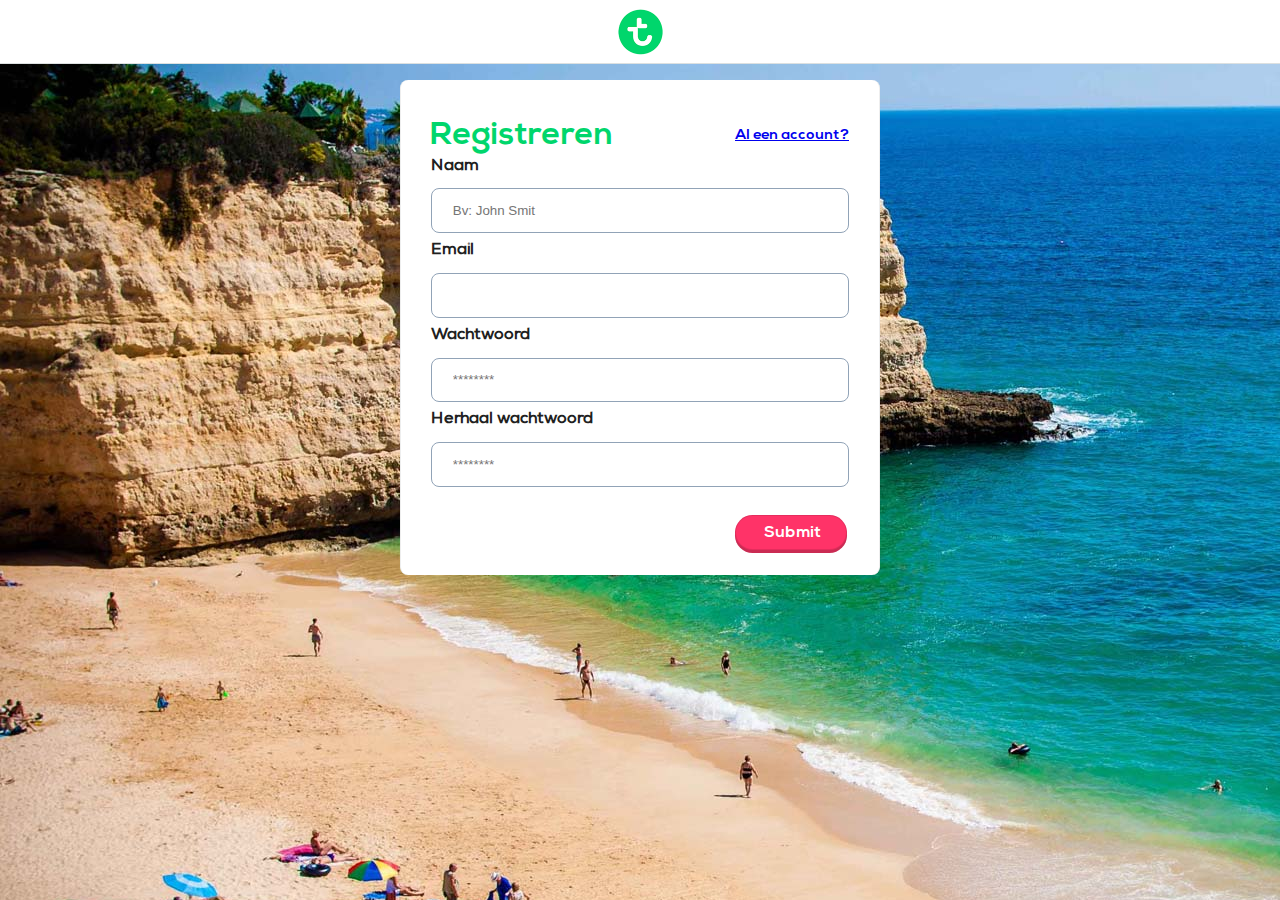
<file: registreren.html>
<!DOCTYPE html>
<html lang="nl">

<head>
    <meta charset="utf-8">
    <meta name="viewport" content="width=device-width, initial-scale=1.0">
    <link rel="stylesheet" type="text/css" href="css/style.css">
    <link href="https://maxcdn.bootstrapcdn.com/font-awesome/4.6.3/css/font-awesome.min.css" rel="stylesheet" integrity="sha384-T8Gy5hrqNKT+hzMclPo118YTQO6cYprQmhrYwIiQ/3axmI1hQomh7Ud2hPOy8SP1" crossorigin="anonymous">
    <title>Registreren</title>
</head>

<body class="register">
    <header>
        <a href="index.html"><img src="images/Logo.png" alt="logo" class="logo" /></a>
    </header>
    <main>
        <section>
            <form>
                <fieldset>
                    <div class="register-meta">
                        <legend>
                            <h1>Registreren</h1></legend>
                        <h2><a href="inloggen.html">Al een account?</a></h2>
                    </div>
                    <label for="name">Naam</label>
                    <input type="text" id="name" placeholder="Bv: John Smit" required>

                    <label for="email">Email</label>
                    <input type="email" id="email" pattern="[^ @]*@[^ @]*" required>

                    <label for="password">Wachtwoord</label>
                    <input type="password" id="password" placeholder="********" pattern="^(?=.*\d)(?=.*[a-z])(?=.*[A-Z])(?!.*\s).*$" title="UpperCase, LowerCase and Number" required>

                    <label for="password">Herhaal wachtwoord</label>
                    <input type="password" id="password" placeholder="********" pattern="^(?=.*\d)(?=.*[a-z])(?=.*[A-Z])(?!.*\s).*$" required>

                </fieldset>
                <input type="submit" id="submit" value="Submit" />
            </form>
        </section>
    </main>
    <script src="js/sketch.js"></script>
</body>

</html>
</file>
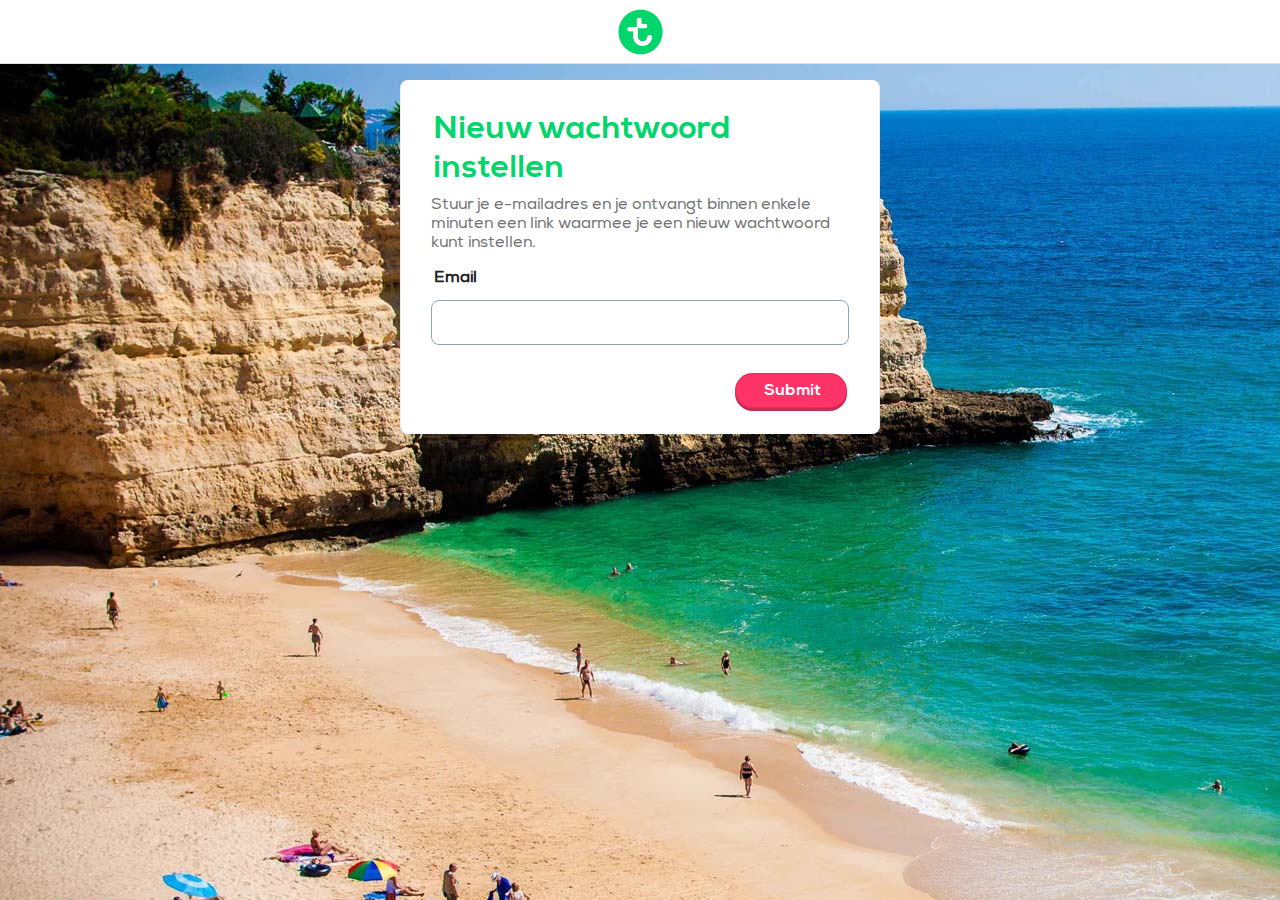
<file: wachtwoord.html>
<!DOCTYPE html>
<html lang="nl">

<head>
    <meta charset="utf-8">
    <meta name="viewport" content="width=device-width, initial-scale=1.0">
    <link rel="stylesheet" type="text/css" href="css/style.css">
    <link href="https://maxcdn.bootstrapcdn.com/font-awesome/4.6.3/css/font-awesome.min.css" rel="stylesheet" integrity="sha384-T8Gy5hrqNKT+hzMclPo118YTQO6cYprQmhrYwIiQ/3axmI1hQomh7Ud2hPOy8SP1" crossorigin="anonymous">
    <title>Inloggen</title>
</head>

<body class="register forgotpass">
    <header>
        <a href="index.html"><img src="images/Logo.png" alt="logo" class="logo" /></a>
    </header>
    <main>
        <section>
            <form>
                <fieldset>
                    <legend>
                        <h1>Nieuw wachtwoord instellen</h1></legend>
                    <p>Stuur je e-mailadres en je ontvangt binnen enkele minuten een link waarmee je een nieuw wachtwoord kunt instellen.</p>
                    <label for="email"><i class="fa fa-question-circle tooltip" aria-hidden="true"><span class="tooltiptext">Wij gebruiken je e-mailadres alleen om je te helpen met het herstellen van je wachtwoord.</span></i>Email</label>
                    <input type="email" id="email" pattern="[^ @]*@[^ @]*" required>

                </fieldset>
                <input type="submit" value="Submit" />
            </form>
        </section>
    </main>
</body>

</html>
</file>
<file: css/style.css>
@import url("letterlijk.css");
@import url("geirriteerd.css");
@import url("poepen.css");
* {
    box-sizing: border-box;
}

h1,
h2,
h3 {
    margin: 0;
    padding: 0;
}

html,
body,
section {
    margin: 0;
    padding: 0;
    border: 0;
}

@font-face {
    font-family: 'Transavia_Sans';
    src: url("../fonts/nexa_regular.ttf");
    font-weight: 400;
}

@font-face {
    font-family: 'Transavia_xbold';
    src: url("../fonts/nexa_xbold.ttf");
    font-weight: 600;
}

@font-face {
    font-family: neon;
    src: url(https://s3-us-west-2.amazonaws.com/s.cdpn.io/707108/neon.ttf);
}

@font-face {
    font-family: monoton;
    src: url(../fonts/Monoton-Regular.ttf);
}

body {
    font-family: "Transavia_Sans", "Open Sans", "Helvetica", sans-serif;
    background-color: #f7f7f7;
    /*background: url(../images/beach-wide.png) no-repeat;*/
}

p {
    font-family: "Transavia_Sans", "Open Sans", "Helvetica", sans-serif;
    color: #727272;
    margin: 0;
}

h1 {
    font-family: "Transavia_xbold", "Open Sans", "Helvetica", sans-serif;
    margin-top: .5em;
    font-size: 2em;
}

h2 {
    font-family: "Transavia_xbold", "Open Sans", "Helvetica", sans-serif;
}


/**********************************/


/*************HEADER***************/


/**********************************/

header {
    display: flex;
    justify-content: space-between;
    background-color: #fff;
    height: 4em;
    border-bottom: 0.0625em solid #dce0e0;
    line-height: 2.3em;
}

header .logo {
    /*border-right: 0.125em solid #dce0e0;*/
    padding: .5em;
    height: 4em;
}

header nav ul {
    display: flex;
    list-style: none;
    white-space: nowrap;
    /*zodat het niet eronder valt*/
    margin-top: 0;
    padding: 0;
}

header nav ul li {
    /* op een lijn zetten */
    border-left: 0.0625em solid #dce0e0;
    height: 4em;
    padding: 1em;
}

header nav ul li:first-child {
    margin-left: 0;
    padding-left: 0;
    border: 0px;
}

header nav ul li img {
    vertical-align: middle;
}

header nav ul li a {
    text-decoration: none;
    color: #00d66c;
    font-family: "Transavia_xbold", "Open Sans", "Helvetica", sans-serif;
}

header nav ul li:hover {
    transition: .5s;
    background-color: hsla(0, 0%, 94%, 1);
}

header nav ul li:first-child {
    background-color: hsla(0, 0%, 94%, 0);
}

input[type="search"] {
    height: auto;
    padding: 19.5px 0 19.5px 0;
    border: 0;
    outline: 0;
    width: 100%;
    font-size: .85em;
    font-family: "Transavia_xbold", "Open Sans", "Helvetica", sans-serif;
}

.fa-search {
    margin: auto;
    padding: 0 .3em;
    color: #dce0e0;
    font-size: 1.7em!important;
    vertical-align: middle;
}

.fa-adjust {
    font-size: 1.6em!important;
    vertical-align: middle;
}

.fa-sign-in {
    font-size: 1.6em!important;
    vertical-align: middle;
}


/**********************************/


/*************DROPDOWN*************/


/**********************************/

.dropbtn {
    color: #00d66c;
    font-family: "Transavia_xbold", "Open Sans", "Helvetica", sans-serif;
    background-color: #fff;
    border: none;
    cursor: pointer;
}

.dropdown-content {
    display: none;
    position: absolute;
    background-color: #f3e5d8;
    width: 9.375em;
    border-radius: 1.25em;
    box-shadow: 0px 8px 16px 0px rgba(0, 0, 0, 0.2);
}

.dropdown-content a {
    text-decoration: none;
    display: block;
    text-align: center;
    margin-top: 0.1875em;
}

.dropdown-content a:hover {
    background-color: #fff;
    border-radius: 1.25em;
    color: #2800a0;
}

.dropdown:hover .dropdown-content {
    display: block;
}


/**********************************/


/********CONTENT / ARTICLE*********/


/**********************************/

main {
    padding: 0 1em;
}

section {
    display: flex;
    justify-content: space-between;
}

article {
    background-color: #fff;
    -webkit-box-shadow: 0px 2px 4px -2px rgba(0, 0, 0, 0.75);
    -moz-box-shadow: 0px 2px 4px -2px rgba(0, 0, 0, 0.75);
    box-shadow: 0px 2px 4px -2px rgba(0, 0, 0, 0.75);
    height: 100%;
    border-radius: .5rem;
    margin-top: 1em;
    transition: .2s;
}

article:hover {
    -webkit-box-shadow: 0px 0px 70px -33px rgba(0, 0, 0, 1);
    -moz-box-shadow: 0px 0px 70px -33px rgba(0, 0, 0, 1);
    box-shadow: 0px 0px 70px -33px rgba(0, 0, 0, 1);
    transform: scale(1.01)
}

.h1-vl,
.h1-v {
    color: #00d66c;
}

.plaatje {
    overflow: hidden;
    height: 10em;
    border-radius: .5rem;
}

article ul {
    display: flex;
    margin: 0;
    padding: 0;
}

article ul li {
    list-style: none;
    padding: .5em;
    margin-left: .4em;
    border-radius: .5em;
    font-size: .8em;
    justify-content: space-between;
    color: #ff3368;
    border: 1px solid #ff3368;
    transition: all .25s ease-in-out;
    text-decoration: none;
    white-space: nowrap;
    margin-bottom: 1em;
}

article ul li a {
    text-decoration: none;
    color: #ff3368;
}

article ul li:hover {
    background-color: #ff3368;
    color: #fff;
    text-decoration: none;
    animation: jiggle .3s ease-out;
}

article ul li:hover > a i {
    color: #fff!important;
}

article ul li:hover > a {
    color: #fff;
}

article ul li a > i {
    color: #ff3368!important;
}

article ul li:first-child {
    margin-left: 0em;
}

article h2 {
    font-size: 2.1em;
    padding-bottom: .1em;
    padding-top: .4em;
}

.fa-user,
.fa-calendar-o,
.fa-comment {
    color: #2800a0;
    font-size: 1em;
    margin-right: .3em;
    vertical-align: baseline;
}

.fa-calendar-o,
.fa-comment {
    margin-left: .3em;
}

article footer {
    margin-top: .9em;
    display: flex;
    justify-content: flex-end;
}

article footer >:nth-child(2) {
    margin-right: auto;
    margin-left: .3em;
}

.titel-sectie {
    display: flex;
    margin: 1.1em 0 0.6em 0;
    width: 100%;
}

.h1-v {
    vertical-align: middle;
}

.sorteren {
    display: flex;
    /*boekje aan input*/
}

.fa-filter {
    background: #00d66c;
    width: 2.5em;
    height: 2.5em;
    color: #fff;
    margin-right: 0.125em;
    border-bottom: 0.125em solid #1e9162;
    text-align: center;
    padding-top: .6em;
}

.fa-filter:hover {
    transition: .6s;
    background: #4de298;
}

select {
    -webkit-appearance: none;
    appearance: none;
    border: 0;
    border-radius: 0;
    height: 2.5em;
    width: 5em;
    border-bottom: 0.125em solid #1e9162;
    font-size: 1em;
    font-family: "Transavia_xbold", "Open Sans", "Helvetica", sans-serif;
    color: #fff;
    padding: 0 2em 0 1em;
    background: #00d66c;
}

select:hover {
    transition: .6s;
    background: #4de298;
}

#filter-drp {
    display: none;
}

.underline {
    font-size: .8em;
    color: #00d66c;
    padding-top: 1em;
    box-shadow: 0px 2px 0px #dce0e0;
    font-family: "Transavia_xbold", "Open Sans", "Helvetica", sans-serif;
}

.underline-desktop {
    padding-top: 2em;
    box-shadow: 0px 2px 0px #dce0e0;
}

.red-btn {
    -webkit-border-radius: 28;
    -moz-border-radius: 28;
    border-radius: 1.75em;
    -webkit-box-shadow: 0px 3px 0px #ca2b53;
    -moz-box-shadow: 0px 3px 0px #ca2b53;
    box-shadow: 0px 3px 0px #ca2b53;
    color: #ffffff;
    height: 2.2em;
    background: #ff3368;
    text-decoration: none;
    border: 0.0625em solid rgba(0, 0, 0, 0.1);
    /** voor border bug **/
    font-family: "Transavia_xbold", "Open Sans", "Helvetica", sans-serif;
    font-size: 1em;
    padding: 0 .7em;
}

.red-btn:hover {
    background: #ff658e;
    text-decoration: none;
    transition: .6s;
}

.red-btn:focus {
    background: #ff658e;
    text-decoration: none;
    transition: .6s;
}

.blue-btn {
    -webkit-border-radius: 28;
    -moz-border-radius: 28;
    border-radius: 1.75em;
    -webkit-box-shadow: 0px 3px 0px #120145;
    -moz-box-shadow: 0px 3px 0px #120145;
    box-shadow: 0px 3px 0px #120145;
    color: #ffffff;
    background: #28009f;
    height: 2.2em;
    text-decoration: none;
    border: 0.0625em solid rgba(0, 0, 0, 0.1);
    /** voor border bug **/
    font-family: "Transavia_xbold", "Open Sans", "Helvetica", sans-serif;
    font-size: 1em;
    padding: 0 .7em;
}

.blue-btn:hover {
    background: #5e40b8;
    text-decoration: none;
    transition: .6s;
}

.blue-btn:focus {
    background: #5e40b8;
    text-decoration: none;
    transition: .6s;
}


/**********************************/


/*********LOGIN / REGISTER*********/


/**********************************/

form {
    padding: 1em;
    background: #fff;
    border-left: 1px solid #eee;
    border-right: 1px solid #eee;
    border-radius: .5rem;
    margin-top: 1em;
    margin-bottom: 6em;
}

form input {
    margin-top: .6em;
    margin-bottom: .6em;
}

form a {
    font-size: .9em;
    margin-left: 1em;
}

form a i {
    color: #000;
    margin-right: .2em;
}

fieldset {
    border: 0;
}

legend h1 {
    color: #00d66c;
}

form input {
    width: 100%;
    border: .0625rem solid #91a3b7;
    color: #606060;
    border-radius: .5rem;
    text-overflow: ellipsis;
    -webkit-appearance: none;
    -moz-appearance: textfield;
    appearance: none;
    height: 2.8rem;
    padding: 0 1.3rem;
    line-height: 2.3rem;
    display: flex;
    flex-direction: column;
    outline: none;
}

.forgotpass form label {
    margin-top: 1em;
}

.forgotpass form label i {
    color: #ff3368;
    margin-right: .2em;
}

.forgotpass form label i:hover {
    color: #ca2b53;
}

form label {
    margin-bottom: .3em;
    display: inline-block;
    font-weight: bold;
    color: #202020;
}

form input[type="submit"] {
    border-radius: 1.75em;
    -webkit-box-shadow: 0px 3px 0px #ca2b53;
    -moz-box-shadow: 0px 3px 0px #ca2b53;
    box-shadow: 0px 3px 0px #ca2b53;
    color: #ffffff;
    background: #ff3368;
    width: 7em;
    height: 2.2em!important;
    border: 0.0625em solid rgba(0, 0, 0, 0.1);
    /** voor border bug **/
    font-family: "Transavia_xbold", "Open Sans", "Helvetica", sans-serif;
    font-size: 1em;
    margin-right: 1em;
    float: right;
    text-indent: .3em;
    outline: none;
}

form:invalid input[type="submit"] {
    -webkit-box-shadow: 0px 3px 0px #ca2b53!important;
    -moz-box-shadow: 0px 3px 0px #ca2b53!important;
    box-shadow: 0px 3px 0px #ca2b53!important;
    background: #ff3368;
    transition: .5s;
}

form:valid input[type="submit"] {
    -webkit-box-shadow: 0px 3px 0px #1e9162!important;
    -moz-box-shadow: 0px 3px 0px #1e9162!important;
    box-shadow: 0px 3px 0px #1e9162!important;
    background: #00d66c;
    transition: .5s;
}

input[type="email"]:invalid:focus,
input[type="text"]:invalid:focus,
input[type="password"]:invalid:focus {
    border-bottom: 3px solid #ff3368;
    transition: .2s;
}

input[type="email"]:valid:focus,
input[type="text"]:valid:focus,
input[type="password"]:valid:focus {
    border-bottom: 3px solid #00d66c;
    transition: .2s;
}

input[type=text]:hover,
input[type=email]:hover,
input[type=password]:hover {
    border: 1px solid #ff3368;
}

input[type=text]:valid,
input[type=email]:valid,
input[type=password]:valid {
    background: url(../images/check.png);
    background-size: 1.1em;
    background-repeat: no-repeat;
    background-position: .3em 1.1em;
    transition: .2s;
}

.register {
    background: url(../images/beach-wide.jpg) no-repeat;
}

.register header {
    justify-content: center;
}

.register header .logo {
    border: 0;
}

.register-meta {
    display: flex;
    justify-content: space-between;
}

.register-meta h1 {
    margin-left: -4px;
}

.register-meta h2 {
    margin-top: 1.5em;
    font-size: 1em;
}


/**********************************/


/*************TOOLTIP**************/


/**********************************/

.tooltip {
    position: relative;
    display: inline-block;
    border-bottom: 1px dotted black;
}

.tooltip .tooltiptext {
    visibility: hidden;
    width: 20em;
    background-color: #ff3368;
    -webkit-border-radius: 28;
    -moz-border-radius: 28;
    border-radius: 1.75em;
    -webkit-box-shadow: 0px 3px 0px #ca2b53;
    -moz-box-shadow: 0px 3px 0px #ca2b53;
    box-shadow: 0px 3px 0px #ca2b53;
    background: #ff3368;
    border: 0.0625em solid rgba(0, 0, 0, 0.1);
    color: #fff;
    text-align: left;
    padding: 1em;
    border-radius: .5em;
    position: absolute;
    z-index: 1;
    bottom: 140%;
    left: 0;
    margin-left: -9.58em;
    /* Fade in tooltip */
    opacity: 0;
    transition: opacity .4s;
    font-family: "Transavia_Sans", "Open Sans", "Helvetica", sans-serif;
    font-size: 1em;
}

.tooltip .tooltiptext::after {
    content: "";
    position: absolute;
    top: 105%;
    left: 50%;
    margin-left: -5px;
    border-width: 5px;
    border-style: solid;
    border-color: #ca2b53 transparent transparent transparent;
}

.tooltip:hover .tooltiptext {
    visibility: visible;
    opacity: 1;
}


/**********************************/


/*************OVERIG**************/


/**********************************/

.flex-end {
    display: flex;
    align-items: baseline;
}

.flex-end >:first-child {
    margin-right: auto;
}

.scrollup {
    position: fixed;
    bottom: 3em;
    right: 3em;
    display: none;
    transition: .3s;
    -webkit-box-shadow: 0px 3px 0px #ca2b53;
    -moz-box-shadow: 0px 3px 0px #ca2b53;
    box-shadow: 0px 3px 0px #ca2b53;
    color: #fff;
    background: #ff3368;
    height: 2.2em;
    width: 2.2em;
    font-family: "Transavia_xbold", "Open Sans", "Helvetica", sans-serif;
    font-size: 1em;
    text-align: center;
    padding-top: .3em;
}

.leeslijst {
    display: none;
    position: fixed;
    top: 50%;
    left: 50%;
    width: 20em;
    height: auto;
    margin-left: -200px;
    margin-top: -150px;
    background-color: #fff;
    padding: 2em;
    border-radius: 1.75em;
    z-index: 10;
    box-shadow: 0 0 0 200em rgba(0, 0, 0, 0.5);
}

.leeslijst p {
    margin-top: 1em;
    width: 100%;
    text-align: center;
    font-size: 1.2em;
    color: #d6dada;
}

.leeslijst i {
    cursor: pointer;
}

.leeslijst p i {
    font-size: 1.8em;
}

.leeslijst article {
    width: 100%;
    border: 1px solid #d6dada;
    display: flex;
    justify-content: space-between;
    margin-left: 0!important;
    margin-bottom: 0;
    margin-top: 1em;
}

.active {
    display: block;
}

.fa-times-circle-o {
    font-size: 1.3em!important;
    margin-top: .2em;
}


/**********************************/


/***********MEDIA QUERIES**********/


/**********************************/


/*****Breakpoint kleine devices****/

@media screen and (max-width: 43.6875em) {
    section {
        flex-direction: column;
    }
    .dropdown {
        display: none;
    }
    header nav ul li:nth-child(2) {
        display: none;
    }
    input[type="search"] {
        height: 3em;
        padding: 1em 0 1em 0;
        border: 2px solid #dce0e0;
        width: 100%;
        text-align: center;
        margin-top: 1em;
        border-radius: 20px;
    }
    article .meta-data {
        display: none;
    }
    .plaatje {
        display: none;
    }
    .fa-adjust {
        display: none;
    }
    .register-meta h2 {
        margin-top: 1.8em;
        font-size: .8em;
    }
    article {
        padding: 1em;
        transition: none;
    }
    article:hover {
        transform: scale(1);
        -webkit-box-shadow: 0px 2px 4px -2px rgba(0, 0, 0, 0.75);
        -moz-box-shadow: 0px 2px 4px -2px rgba(0, 0, 0, 0.75);
        box-shadow: 0px 2px 4px -2px rgba(0, 0, 0, 0.75);
    }
    article ul li {
        transition: none;
    }
    .forgotpass form label i {
        display: none;
    }
    .leeslijst {
        left: 60%;
        -webkit-box-shadow: 0px 0px 89px -27px rgba(0, 0, 0, 0.90);
        -moz-box-shadow: 0px 0px 89px -27px rgba(0, 0, 0, 0.90);
        box-shadow: 0px 0px 89px -27px rgba(0, 0, 0, 0.90);
    }
    .leeslijst article {
        height: 3em;
    }
}


/*****Breakpoint ipad****/

@media screen and (min-width: 43.75em) and (max-width: 68.6875em) {
    section {
        flex-wrap: wrap;
    }
    article {
        padding: 1em;
        width: 49.3%;
    }
    .dropdown {
        display: none;
    }
    article .meta-data {
        display: none;
    }
    input[type="search"] {
        height: 3em;
        padding: 1em 0 1em 0;
        border: 2px solid #dce0e0;
        width: 100%;
        text-align: center;
        margin-top: 1em;
        border-radius: 20px;
    }
    form {
        width: 30em;
        margin: auto;
        margin-top: 1em;
    }
    .plaatje {
        display: none;
    }
    article:hover {
        transform: scale(1);
        -webkit-box-shadow: 0px 2px 4px -2px rgba(0, 0, 0, 0.75);
        -moz-box-shadow: 0px 2px 4px -2px rgba(0, 0, 0, 0.75);
        box-shadow: 0px 2px 4px -2px rgba(0, 0, 0, 0.75);
    }
    article ul li {
        transition: none;
    }
    .leeslijst {
        -webkit-box-shadow: 0px 0px 89px -27px rgba(0, 0, 0, 0.90);
        -moz-box-shadow: 0px 0px 89px -27px rgba(0, 0, 0, 0.90);
        box-shadow: 0px 0px 89px -27px rgba(0, 0, 0, 0.90);
    }
}


/* breakpoint fix ipad (min-device-width) */

@media screen and (min-device-width: 43.75em) and (max-device-width: 68.6875em) {
    input[type="search"] {
        width: 70%;
    }
}


/*******Breakpoint laptop******/

@media screen and (min-width: 68.75em) and (max-width: 87.4375em) {
    section {
        flex-wrap: wrap;
        justify-content: flex-start;
    }
    article {
        width: 31.31%;
        margin-left: 2em!important;
        padding: 1em;
    }
    article:nth-child(3n+1) {
        margin-left: 0em!important;
    }
    form {
        width: 30em;
        margin: auto;
        margin-top: 1em;
    }
    .home {
        width: 70em;
        margin: auto;
        padding: .5em 2em .5em 2em;
    }
    article {
        margin: 0;
        background: #fff;
        box-shadow: none;
        padding-bottom: 1em;
        margin-bottom: 2em;
        box-shadow: 0px 1px 0px #eee;
    }
    article h2 {
        /*color: #00d66c;*/
        font-size: 1.6em;
        margin-top: .5em;
    }
    .underline {
        display: none;
    }
}


/*******Breakpoint desktop******/

@media screen and (min-width: 87.5em) {
    section {
        flex-wrap: wrap;
        justify-content: flex-start;
    }
    article {
        width: 31.58%;
        margin-left: 2em!important;
        padding: 1em;
    }
    article:nth-child(3n+1) {
        margin-left: 0em!important;
    }
    form {
        width: 30em;
        margin: auto;
        margin-top: 1em;
    }
    .home {
        width: 80em;
        margin: auto;
        padding: .5em 2em .5em 2em;
    }
    article {
        margin: 0;
        box-shadow: none;
        padding-bottom: 1em;
        margin-bottom: 2em;
        box-shadow: 0px 1px 0px #eee;
    }
    article h2 {
        color: #00d66c;
        font-size: 1.6em;
        font-family: "Transavia_Sans", "Open Sans", "Helvetica", sans-serif;
        font-weight: 100;
    }
    .underline {
        display: none;
    }
    .register {
        background-size: cover;
    }
}
</file>
